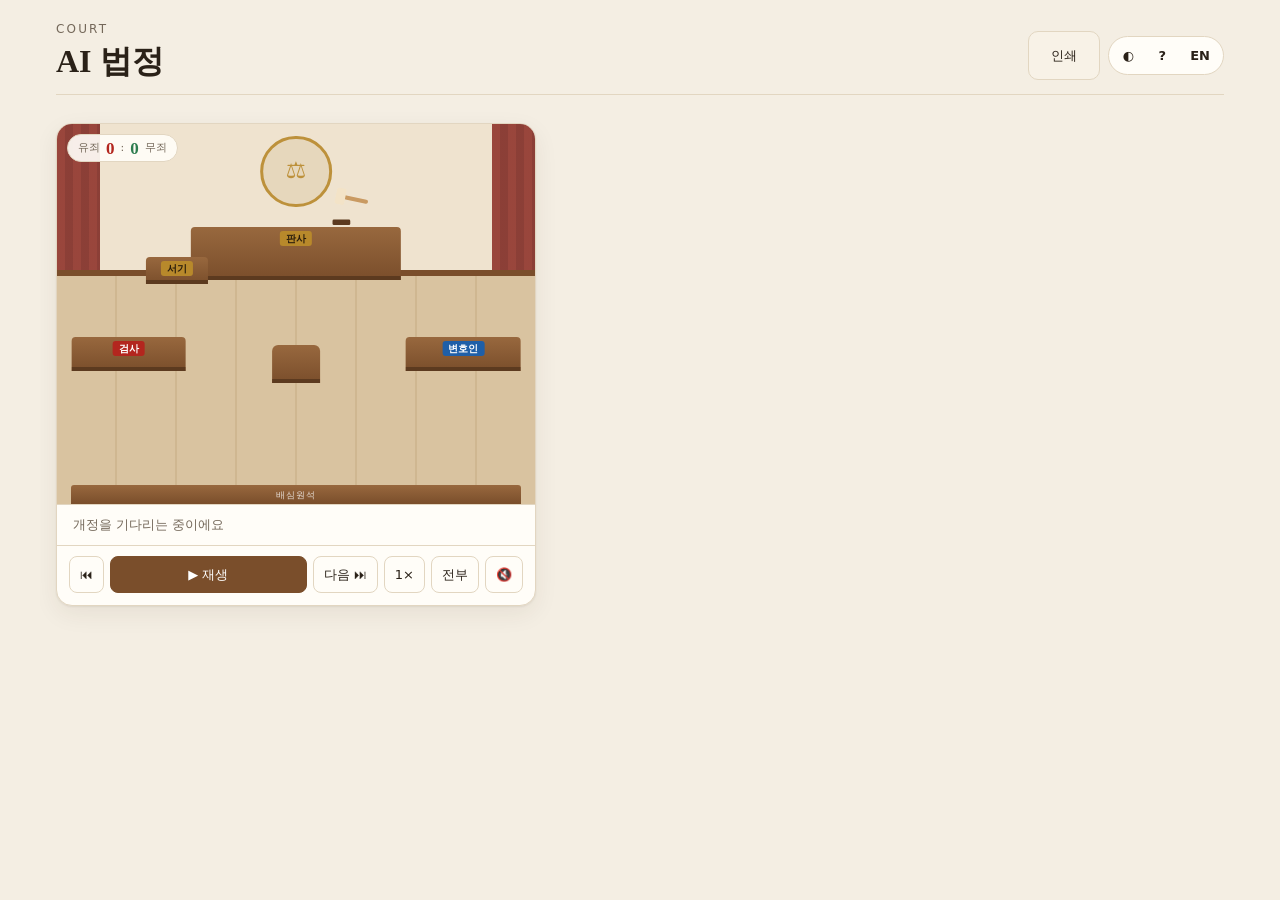
<file: skills/court/web/index.html>
<!doctype html>
<html lang="ko">
<head>
<meta charset="utf-8">
<meta name="viewport" content="width=device-width, initial-scale=1">
<title>AI 법정</title>
<link rel="stylesheet" href="styles/tokens.css">
<link rel="stylesheet" href="styles/base.css">
<link rel="stylesheet" href="styles/layout.css">
<link rel="stylesheet" href="styles/header.css">
<link rel="stylesheet" href="styles/tools.css">
<link rel="stylesheet" href="styles/stage.css">
<link rel="stylesheet" href="styles/characters.css">
<link rel="stylesheet" href="styles/bubble.css">
<link rel="stylesheet" href="styles/controls.css">
<link rel="stylesheet" href="styles/dialog.css">
<link rel="stylesheet" href="styles/ask.css">
<link rel="stylesheet" href="styles/transcript.css">
<link rel="stylesheet" href="styles/motion.css">
<link rel="stylesheet" href="styles/responsive.css">
<link rel="stylesheet" href="styles/print.css">
</head>
<body>
<div class="wrap">
  <header class="top">
    <div class="brand">
      <div class="kicker"><span data-i18n="kicker">COURT</span><span class="viewing" id="viewing" hidden></span></div>
      <div class="title-row">
        <h1 id="case-title" data-i18n="appName">AI 법정</h1>
        <span class="live" id="live" aria-live="polite"></span>
      </div>
    </div>
    <div class="tools" id="tools">
      <div class="tool-group trial" role="group" data-i18n-aria="trialTools" aria-label="재판">
        <button class="tool" id="b-trials" type="button" data-i18n="trialsBtn" hidden>지난 재판</button>
        <button class="tool" id="b-stop" type="button" data-i18n="stopBtn" data-i18n-title="stopTitle" hidden>재판 중지</button>
        <button class="tool" id="b-resume" type="button" data-i18n="resumeBtn" data-i18n-title="resumeTitle" hidden>이어서 진행</button>
        <button class="tool" id="b-retrial" type="button" data-i18n="retrialBtn" data-i18n-title="retrialTitle" hidden>재심</button>
        <button class="tool" id="b-translate" type="button" hidden></button>
        <button class="tool" id="b-image" type="button" data-i18n="imageBtn" data-i18n-title="imageTitle" hidden>평결 이미지</button>
        <button class="tool" id="b-print" type="button" data-i18n="printBtn" data-i18n-title="printTitle">인쇄</button>
      </div>
      <div class="tool-group view" role="group" data-i18n-aria="viewTools" aria-label="화면">
        <button class="tool" id="b-theme" type="button">◐</button>
        <button class="tool" id="b-help" type="button" data-i18n-title="helpTitle" data-i18n-aria="helpLabel">?</button>
        <button class="tool" id="b-lang" type="button" data-i18n="langSwitch" data-i18n-title="langTitle">EN</button>
      </div>
      <button class="newcase" id="b-new" type="button" data-i18n="newCaseBtn" hidden>＋ 새 사건</button>
    </div>
    <ol class="phases" id="phases"></ol>
  </header>

  <div class="layout">
    <section class="stage" id="stage" data-i18n-aria="courtroom" aria-label="법정">
      <div class="scene" id="scene">
        <div class="curtain l"></div><div class="curtain r"></div>
        <div class="emblem" aria-hidden="true">⚖</div>
        <div class="wall-trim"></div>
        <div class="jurybox" id="jurybox"></div>
        <div class="furn bench"><span class="plate" data-i18n="benchPlate">판사</span></div>
        <div class="furn clerk-desk"><span class="plate" data-i18n="clerkPlate">서기</span></div>
        <div class="furn table pros"><span class="plate" data-i18n="prosPlate">검사</span></div>
        <div class="furn table def"><span class="plate" data-i18n="defPlate">변호인</span></div>
        <div class="furn lectern"></div>
        <div class="rail"><span data-i18n="juryRail">배심원석</span></div>
        <svg class="gavel" id="gavel" viewBox="0 0 64 64" aria-hidden="true">
          <rect class="block" x="2" y="48" width="26" height="8" rx="2"/>
          <g class="arm"><rect x="18" y="19" width="36" height="6" rx="3"/><rect x="6" y="10" width="14" height="24" rx="3"/></g>
        </svg>
        <div class="score" aria-live="polite"><span data-i18n="scoreG">유죄</span><b class="g" id="sg">0</b><span>:</span><b class="n" id="sn">0</b><span data-i18n="scoreN">무죄</span></div>
        <div class="bubble" id="bubble"></div><div class="bubble-tail" id="tail"></div>
        <div class="stamp" id="stamp"><b></b><span></span></div>
        <div class="status" id="status"><i></i><span></span></div>
      </div>
      <div class="timeline" id="timeline" role="group" data-i18n-aria="timelineLabel" aria-label="장면 이동" hidden></div>
      <div class="now" id="now" data-i18n="waitingOpen">개정을 기다리는 중이에요</div>
      <div class="controls">
        <button id="b-restart" data-i18n-title="restartTitle">⏮</button>
        <button id="b-play" class="primary">▶ 재생</button>
        <button id="b-next" data-i18n="nextBtn" data-i18n-title="nextTitle">다음 ⏭</button>
        <button id="b-speed" data-i18n-title="speedTitle">1×</button>
        <button id="b-all" data-i18n="allBtn" data-i18n-title="allTitle">전부</button>
        <button id="b-sound" type="button">🔇</button>
      </div>
      <div class="chips" id="ask-chips" hidden></div>
      <form class="ask" id="ask" autocomplete="off">
        <select id="ask-who" data-i18n-aria="askWho"></select>
        <input id="ask-q" maxlength="600" data-i18n-placeholder="askPlaceholder" data-i18n-aria="askLabel">
        <button class="primary" id="ask-go" type="submit" data-i18n="askGo">묻기</button>
      </form>
      <p class="ask-note" id="ask-note"></p>
    </section>

    <main class="log" id="log" aria-live="polite"></main>
  </div>

  <details class="cost" id="cost" hidden>
    <summary id="cost-summary" data-i18n="costSummary">비용과 시간</summary>
    <div class="cost-scroll"><table class="cost-table" id="cost-table"></table></div>
  </details>

  <footer class="foot" id="foot"></footer>
</div>

<dialog id="help" class="sheet" aria-labelledby="help-title">
  <div class="sheet-body">
    <h2 id="help-title" data-i18n="helpHead">단축키</h2>
    <table class="keys">
      <tr><td><kbd>Space</kbd></td><td data-i18n="keySpace">재생 / 멈춤</td></tr>
      <tr><td><kbd>→</kbd></td><td data-i18n="keyNext">다음 장면 (지금 장면은 바로 끝까지)</td></tr>
      <tr><td><kbd>Home</kbd></td><td data-i18n="keyHome">처음부터</td></tr>
      <tr><td><kbd>?</kbd></td><td data-i18n="keyHelp">이 도움말</td></tr>
      <tr><td><kbd>Esc</kbd></td><td data-i18n="keyEsc">열린 창 닫기</td></tr>
      <tr><td data-i18n="keyPhone">휴대폰</td><td data-i18n="keySwipe">화면을 왼쪽으로 밀면 다음 장면</td></tr>
    </table>
    <div class="sheet-actions"><button type="button" class="primary" id="help-close" data-i18n="close">닫기</button></div>
  </div>
</dialog>

<dialog id="trials" class="sheet" aria-labelledby="trials-title">
  <div class="sheet-body">
    <h2 id="trials-title" data-i18n="trialsHead">지난 재판</h2>
    <ol class="trial-list" id="trial-list"></ol>
    <div class="sheet-actions">
      <button type="button" id="trials-compare" disabled>두 개를 고르면 비교 (0/2)</button>
      <button type="button" class="primary" id="trials-close" data-i18n="close">닫기</button>
    </div>
  </div>
</dialog>

<dialog id="compare" class="sheet wide" aria-labelledby="compare-title">
  <div class="sheet-body">
    <h2 id="compare-title" data-i18n="compareHead">재판 비교</h2>
    <div id="compare-body"></div>
    <div class="sheet-actions"><button type="button" class="primary" id="compare-close" data-i18n="close">닫기</button></div>
  </div>
</dialog>

<dialog id="newcase" class="sheet" aria-labelledby="nc-title">
  <form id="nc-form">
    <h2 id="nc-title" data-i18n="ncHead">새 사건 접수</h2>
    <p class="nc-hint" data-i18n="ncHint">검사, 변호인, 배심원은 여기 적힌 내용만 알아요. 숫자로 적을수록 평결이 구체적이에요.</p>
    <ul class="nc-tips"><li data-i18n="ncTip1">쓸 수 있는 돈과 시간</li><li data-i18n="ncTip2">지금까지 해 본 것과 그 결과</li><li data-i18n="ncTip3">누구를 상대로 하는지</li><li data-i18n="ncTip4">가격, 기간, 규모</li></ul>
    <textarea id="nc-case" maxlength="6000" data-i18n-aria="ncCaseLabel" data-i18n-placeholder="ncPlaceholder"></textarea>
    <div class="nc-row">
      <label><span data-i18n="ncJury">배심원</span>
        <select id="nc-jury">
          <option value="3">3명 · claude 호출 8번</option>
          <option value="6" selected>6명 · claude 호출 11번</option>
          <option value="12">12명 · claude 호출 17번</option>
        </select>
      </label>
      <label><span data-i18n="ncJuryModel">배심원 모델</span>
        <select id="nc-jury-model">
          <option value="" data-i18n="ncSameModel">다른 역할과 같은 모델</option>
          <option value="haiku" data-i18n="ncHaiku">haiku · 빠르고 적게 씀</option>
          <option value="sonnet">sonnet</option>
          <option value="mixed" data-i18n="ncMixed">섞어서 · haiku, sonnet, opus 번갈아</option>
        </select>
      </label>
      <label><span data-i18n="ncSeed">시드 (배심원 고정)</span>
        <input id="nc-seed" inputmode="numeric" data-i18n-placeholder="ncSeedPlaceholder">
      </label>
    </div>
    <label class="nc-check"><input type="checkbox" id="nc-research"> <span data-i18n="ncResearch">검사와 변호인이 웹 검색으로 사실을 찾아 출처와 함께 제시 (호출당 시간과 사용량이 늘어요)</span></label>
    <p class="nc-estimate" id="nc-estimate" aria-live="polite"></p>
    <p class="nc-err" id="nc-err"></p>
    <div class="nc-actions">
      <button type="button" id="nc-cancel" data-i18n="close">닫기</button>
      <button class="primary" id="nc-go" type="submit" data-i18n="ncGo">재판 열기</button>
    </div>
  </form>
</dialog>

<script id="court-data" type="application/json">__COURT_DATA__</script>
<script type="module" src="js/main.js"></script>
</body>
</html>
</file>
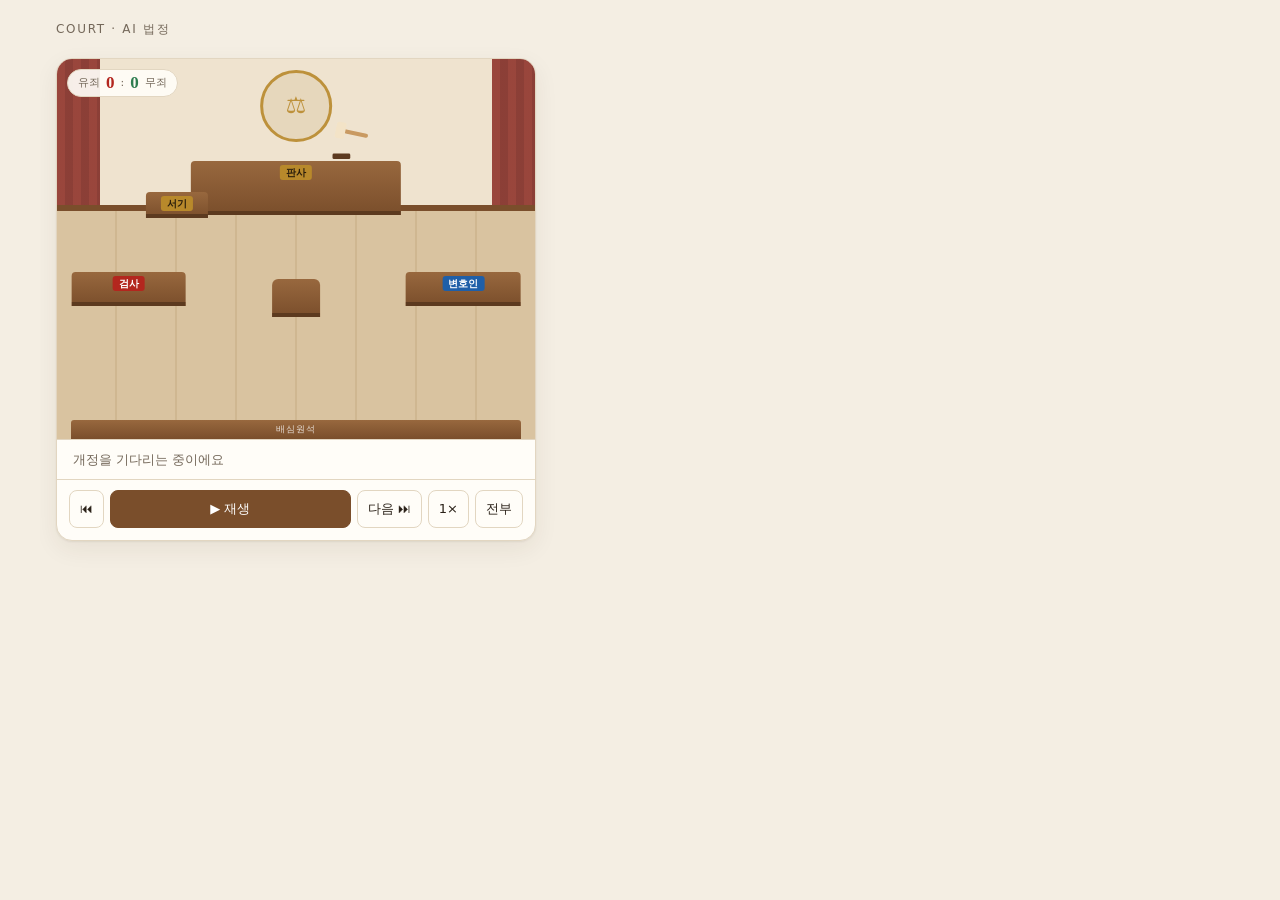
<file: skills/court/trial.html>
<!doctype html>
<html lang="ko">
<head>
<meta charset="utf-8">
<meta name="viewport" content="width=device-width, initial-scale=1">
<title>AI 법정</title>
<style>
:root{
  --bg:#f4eee3; --panel:#fffdf8; --panel-2:#f8f2e7; --ink:#2a2118; --muted:#74685a; --line:#e2d6c1;
  --wall:#efe3cf; --wall-2:#e6d6bb; --floor:#d9c3a0; --floor-2:#cfb791; --jury:#c9ae85;
  --wood:#7a4e2b; --wood-hi:#98683e; --wood-dk:#5c3a1f; --gold:#b8892b;
  --pros:#b3261e; --pros-bg:#fbe9e6; --def:#1f5fa8; --def-bg:#e6eefa; --ng:#2e7d4f;
  --shadow:0 1px 2px rgba(60,40,20,.07),0 8px 24px rgba(60,40,20,.07);
  --sans:"Pretendard","Apple SD Gothic Neo","Malgun Gothic","Noto Sans KR",system-ui,sans-serif;
  --serif:"Noto Serif KR","Nanum Myeongjo","Batang","AppleMyungjo",serif;
  color-scheme:light;
}
@media (prefers-color-scheme: dark){
  :root:not([data-theme="light"]){
    --bg:#16120e; --panel:#211b15; --panel-2:#1b1611; --ink:#efe6d8; --muted:#a89a86; --line:#3a3027;
    --wall:#2a2119; --wall-2:#241c15; --floor:#3a2c20; --floor-2:#33271c; --jury:#2e231a;
    --wood:#6e4626; --wood-hi:#8a5c35; --wood-dk:#4a2f19; --gold:#d6a84a;
    --pros:#ec8379; --pros-bg:#3a1f1c; --def:#8db6ee; --def-bg:#1a2a3d; --ng:#7fcf9c;
    --shadow:0 1px 2px rgba(0,0,0,.3),0 8px 24px rgba(0,0,0,.25);
    color-scheme:dark;
  }
}
:root[data-theme="dark"]{
  --bg:#16120e; --panel:#211b15; --panel-2:#1b1611; --ink:#efe6d8; --muted:#a89a86; --line:#3a3027;
  --wall:#2a2119; --wall-2:#241c15; --floor:#3a2c20; --floor-2:#33271c; --jury:#2e231a;
  --wood:#6e4626; --wood-hi:#8a5c35; --wood-dk:#4a2f19; --gold:#d6a84a;
  --pros:#ec8379; --pros-bg:#3a1f1c; --def:#8db6ee; --def-bg:#1a2a3d; --ng:#7fcf9c;
  --shadow:0 1px 2px rgba(0,0,0,.3),0 8px 24px rgba(0,0,0,.25);
  color-scheme:dark;
}
*{box-sizing:border-box}
html,body{margin:0}
body{background:var(--bg);color:var(--ink);font-family:var(--sans);line-height:1.65;-webkit-font-smoothing:antialiased}
.wrap{max-width:1200px;margin:0 auto;padding:20px 16px 48px;overflow-x:clip}

/* header */
.top{display:flex;flex-wrap:wrap;gap:12px 24px;align-items:flex-end;justify-content:space-between;margin-bottom:16px}
.kicker{font-size:12px;letter-spacing:.14em;color:var(--muted)}
.top h1{font-family:var(--serif);font-size:clamp(19px,2.6vw,27px);margin:2px 0 0;line-height:1.35;max-width:46ch}
.phases{display:flex;gap:6px;flex-wrap:wrap;padding:0;margin:0;list-style:none}
.phases li{font-size:12px;padding:4px 10px;border-radius:999px;border:1px solid var(--line);color:var(--muted);background:var(--panel);transition:background .3s,color .3s}
.phases li.done{color:var(--ink)}
.phases li.on{background:var(--wood);border-color:var(--wood);color:#fff}

.layout{display:grid;grid-template-columns:480px minmax(0,1fr);gap:22px;align-items:start}

/* ---------- stage ---------- */
.stage{position:sticky;top:16px;background:var(--panel);border:1px solid var(--line);border-radius:16px;box-shadow:var(--shadow);overflow:hidden}
.scene{--h:380px;--s:46px;--walk:1100ms;position:relative;height:var(--h);overflow:hidden;
  background:linear-gradient(var(--wall) 0 40%,var(--floor) 40% 100%)}
.scene.shake{animation:shake .4s ease-in-out 2}
.scene::before{content:"";position:absolute;left:0;right:0;top:40%;bottom:0;
  background:repeating-linear-gradient(90deg,transparent 0 58px,var(--floor-2) 58px 60px)}
.wall-trim{position:absolute;left:0;right:0;top:calc(40% - 6px);height:6px;background:var(--wood)}
.emblem{position:absolute;left:50%;top:3%;width:15%;aspect-ratio:1;transform:translateX(-50%);border-radius:50%;
  border:3px solid var(--gold);display:grid;place-items:center;font-size:calc(var(--s)*.5);color:var(--gold);background:var(--wall-2);opacity:.9}
.curtain{position:absolute;top:0;height:40%;width:9%;background:repeating-linear-gradient(90deg,#8a2a22 0 8px,#7a221c 8px 16px);opacity:.85}
.curtain.l{left:0} .curtain.r{right:0}
.furn{position:absolute;transform:translateX(-50%);border-radius:4px 4px 0 0;
  background:linear-gradient(var(--wood-hi),var(--wood));box-shadow:inset 0 -4px 0 var(--wood-dk);display:flex;justify-content:center;align-items:flex-start}
.plate{margin-top:4px;font-size:10px;line-height:1.5;padding:0 6px;border-radius:3px;background:var(--gold);color:#2a1d0c;font-weight:700;white-space:nowrap}
.bench{left:50%;top:27%;width:44%;height:14%;z-index:11}
.clerk-desk{left:25%;top:35%;width:13%;height:7%;z-index:15}
.table{top:56%;width:24%;height:9%;z-index:31}
.table.pros{left:15%} .table.def{left:85%}
.table.pros .plate{background:var(--pros);color:#fff} .table.def .plate{background:var(--def);color:#fff}
.lectern{left:50%;top:58%;width:10%;height:10%;z-index:33;border-radius:6px 6px 0 0}
.jurybox{position:absolute;left:3%;right:3%;bottom:0;border-radius:10px 10px 0 0;background:var(--jury);opacity:.75}
.rail{position:absolute;left:3%;right:3%;bottom:0;height:5%;background:linear-gradient(var(--wood-hi),var(--wood));z-index:45;border-radius:3px 3px 0 0}
.rail span{position:absolute;left:50%;top:50%;transform:translate(-50%,-50%);font-size:9px;color:#fff;opacity:.8;letter-spacing:.1em;white-space:nowrap}

/* characters */
.chr{position:absolute;left:calc(var(--x)*1%);top:calc(var(--y)*1%);width:var(--s);height:var(--s);
  transform:translate(-50%,-100%);transition:left var(--walk) linear,top var(--walk) linear}
.chr.judge{--s:calc(var(--h)*.135)}
.spr{width:100%;height:100%;display:block;overflow:visible}
.spr .eyes{transform-box:view-box;transform-origin:8px 6px;animation:blinkeye 4.2s infinite}
.chr.walking .spr{animation:bob .3s ease-in-out infinite}
.chr.walking .la{animation:legs .3s steps(1) infinite}
.chr.walking .lb{animation:legs .3s steps(1) infinite .15s}
.chr.talking .torso{animation:talk .42s ease-in-out infinite}
.chr.hop .spr{animation:hop .65s ease-out}
.chr.cheer .spr{animation:hop .65s ease-out 4}
.chr.slump .spr{transform:translateY(10%) scaleY(.82);transition:transform .5s}
.chr.active::after{content:"";position:absolute;left:10%;right:10%;bottom:-6%;height:12%;border-radius:50%;background:radial-gradient(rgba(255,214,120,.65),transparent 70%);z-index:-1}
.sign{position:absolute;left:50%;bottom:100%;transform:translate(-50%,0) scale(0);transform-origin:50% 100%;
  display:flex;flex-direction:column;align-items:center;transition:transform .35s cubic-bezier(.2,.9,.3,1.4)}
.sign b{display:block;white-space:nowrap;font-size:calc(var(--s)*.3);line-height:1;padding:3px 5px;border-radius:3px;background:#fff;border:2px solid var(--muted);color:var(--muted)}
.sign i{display:block;width:2px;height:calc(var(--s)*.18);background:var(--wood-dk)}
.sign.g b{border-color:#b3261e;color:#b3261e} .sign.n b{border-color:#2e7d4f;color:#2e7d4f}
.sign.on{transform:translate(-50%,-2px) scale(1)}
.think{position:absolute;left:62%;bottom:88%;font-size:calc(var(--s)*.28);line-height:1;padding:2px 5px;border-radius:8px;background:#fff;color:#555;
  opacity:0;transition:opacity .3s;pointer-events:none}
.chr.thinking .think{opacity:1;animation:thinkfloat 1.6s ease-in-out infinite}
.gavel{position:absolute;left:62%;top:27%;width:calc(var(--s)*.95);height:calc(var(--s)*.95);transform:translate(-50%,-92%);z-index:12}
.gavel .arm{transform-box:view-box;transform-origin:52px 22px;transform:rotate(12deg)}
.gavel .arm rect{fill:#f3e3c7} .gavel .arm rect:first-child{fill:#c99a62}
.gavel .block{fill:var(--wood-dk)}
.gavel.strike .arm{animation:strike 1.1s ease-in both}

.bubble{position:absolute;z-index:55;max-width:min(72%,300px);padding:7px 10px;border-radius:10px;background:#fffdf7;color:#2a2118;
  font-size:12.5px;line-height:1.5;box-shadow:0 4px 14px rgba(0,0,0,.18);border:1.5px solid #2a2118;
  opacity:0;transform:scale(.9);transition:opacity .2s,transform .2s;pointer-events:none}
.bubble.on{opacity:1;transform:none}
.bubble-tail{position:absolute;z-index:56;width:12px;height:12px;background:#fffdf7;border:1.5px solid #2a2118;border-top:0;border-left:0;
  transform:rotate(45deg);opacity:0;transition:opacity .2s;pointer-events:none}
.bubble-tail.on{opacity:1}
.bubble-tail.up{transform:rotate(225deg)}
.bubble.pros,.bubble-tail.pros{border-color:#b3261e}
.bubble.def,.bubble-tail.def{border-color:#1f5fa8}

.score{position:absolute;left:10px;top:10px;z-index:50;display:flex;align-items:center;gap:6px;padding:4px 10px;border-radius:999px;
  background:rgba(255,253,248,.92);border:1px solid var(--line);font-size:11px;color:#74685a}
.score b{font-family:var(--serif);font-size:17px;line-height:1;font-variant-numeric:tabular-nums}
.score .g{color:#b3261e} .score .n{color:#2e7d4f}
.score b.bump{animation:bump .5s ease-out}
.stamp{position:absolute;left:50%;top:50%;z-index:60;transform:translate(-50%,-50%) rotate(-8deg) scale(1.6);opacity:0;pointer-events:none;
  text-align:center;white-space:nowrap;padding:8px 22px;border:5px solid currentColor;border-radius:10px;color:#b3261e;background:rgba(255,253,248,.9);
  transition:transform .45s cubic-bezier(.2,.9,.3,1.3),opacity .3s,left .6s,top .6s}
.stamp.n{color:#2e7d4f} .stamp.h{color:#74685a}
.stamp b{display:block;font-family:var(--serif);font-size:calc(var(--h)*.13);line-height:1.1;letter-spacing:.1em}
.stamp span{font-size:13px;font-weight:700}
.stamp.on{opacity:1;transform:translate(-50%,-50%) rotate(-8deg) scale(1)}
.stamp.parked{left:84%;top:14%;transform:translate(-50%,-50%) rotate(-8deg) scale(.42)}

.now{display:flex;align-items:center;gap:8px;min-height:40px;padding:9px 16px;border-top:1px solid var(--line);font-size:13px;color:var(--muted)}
.now b{color:var(--ink);font-weight:600}
.controls{display:flex;gap:6px;padding:10px 12px 12px;border-top:1px solid var(--line)}
button{font:inherit;font-size:13px;border:1px solid var(--line);background:var(--panel);color:var(--ink);border-radius:8px;padding:7px 10px;cursor:pointer;white-space:nowrap}
button:hover:not(:disabled){border-color:var(--wood-hi)}
button.primary{background:var(--wood);border-color:var(--wood);color:#fff;flex:1}
button:disabled{opacity:.45;cursor:default}
button:focus-visible{outline:2px solid var(--gold);outline-offset:2px}

/* new case */
.newcase{font-size:13px;padding:6px 14px;border-radius:999px;background:var(--wood);border-color:var(--wood);color:#fff}
dialog#newcase{border:1px solid var(--line);border-radius:16px;background:var(--panel);color:var(--ink);padding:0;
  width:min(560px,calc(100vw - 32px));max-height:calc(100vh - 32px);box-shadow:0 20px 60px rgba(0,0,0,.35)}
dialog#newcase::backdrop{background:rgba(20,14,8,.55)}
#nc-form{padding:20px 20px 16px;display:flex;flex-direction:column;gap:10px}
#nc-form h2{font-family:var(--serif);margin:0;font-size:20px}
.nc-hint{margin:0;font-size:13px;color:var(--muted)}
.nc-tips{margin:0;padding-left:1.2em;font-size:13px;color:var(--muted);columns:2;column-gap:24px}
#nc-case{font:inherit;font-size:14px;line-height:1.6;border:1px solid var(--line);border-radius:10px;padding:10px 12px;
  background:var(--panel-2);color:var(--ink);resize:vertical;min-height:150px}
.nc-row{display:flex;gap:10px;flex-wrap:wrap}
.nc-row label{display:flex;flex-direction:column;gap:4px;font-size:12px;color:var(--muted);flex:1 1 160px}
.nc-row select,.nc-row input{font:inherit;font-size:13px;border:1px solid var(--line);border-radius:8px;padding:7px 8px;background:var(--panel-2);color:var(--ink)}
#nc-case:focus,.nc-row select:focus,.nc-row input:focus{outline:2px solid var(--gold);outline-offset:1px}
.nc-err{margin:0;font-size:12px;color:var(--pros)}
.nc-err:empty{display:none}
.nc-actions{display:flex;gap:8px;justify-content:flex-end}
.nc-actions .primary{flex:0 0 auto}
@media (max-width:520px){ .nc-tips{columns:1} }

/* live + questions */
.status{position:absolute;left:10px;top:44px;z-index:50;display:none;align-items:center;gap:6px;max-width:62%;padding:3px 10px;border-radius:999px;
  background:rgba(255,253,248,.92);border:1px solid var(--line);font-size:11px;color:#5a4f42}
.status.on{display:flex}
.status i{width:7px;height:7px;border-radius:50%;background:#d33;flex:none;animation:blink 1.2s infinite}
.status.off i{background:#999;animation:none}
.chr.waiting .think{opacity:1;animation:thinkfloat 1.6s ease-in-out infinite}
.ask{display:none;gap:6px;padding:0 12px 10px;flex-wrap:wrap}
.ask.on{display:flex}
.ask select,.ask input{font:inherit;font-size:13px;border:1px solid var(--line);background:var(--panel-2);color:var(--ink);border-radius:8px;padding:7px 8px;min-width:0}
.ask select{flex:0 1 auto;max-width:44%}
.ask input{flex:1 1 140px}
.ask input:focus,.ask select:focus{outline:2px solid var(--gold);outline-offset:1px}
.ask button{flex:0 0 auto}
.ask-note{font-size:11px;color:var(--muted);padding:0 14px 10px;margin:0}
.ask-note:empty{display:none}
.kicker .live{margin-left:8px;color:#d33;font-weight:700;letter-spacing:.08em}
.kicker .live.done{color:var(--muted)}
.msg.user{align-self:flex-end;max-width:min(520px,84%);background:var(--def-bg);border-color:transparent;border-top-right-radius:4px}
.msg.user header{flex-direction:row-reverse}
.msg.answer{border-top:3px solid var(--gold)}
.msg.answer.err .body{color:var(--muted)}
.past{align-self:stretch;border:1px solid var(--line);border-radius:12px;background:var(--panel);padding:8px 14px}
.past summary{cursor:pointer;font-size:13px;color:var(--muted)}
.past[open] summary{margin-bottom:10px}
.past .qa{display:flex;flex-direction:column;gap:10px;margin-bottom:10px}

/* ---------- transcript ---------- */
.log{display:flex;flex-direction:column;gap:14px;min-width:0}
.intro{align-self:stretch;text-align:center;padding:30px 20px;border:1px dashed var(--line);border-radius:16px;background:var(--panel)}
.intro .cast{display:flex;justify-content:center;align-items:flex-end;gap:14px;margin-bottom:6px}
.intro .cast svg{width:44px;height:44px}
.intro .cast svg.big{width:56px;height:56px}
.intro h2{font-family:var(--serif);font-size:15px;color:var(--muted);font-weight:600;margin:10px 0 4px;letter-spacing:.1em}
.intro .case{font-family:var(--serif);font-size:clamp(17px,2.2vw,21px);margin:0 auto 6px;max-width:40ch}
.intro .meta{font-size:12px;color:var(--muted);margin:0 0 18px}
.intro button{font-size:15px;padding:10px 22px}
.intro .hint{font-size:12px;color:var(--muted);margin:14px 0 0}
.intro.started button,.intro.started .hint{display:none}
.msg{max-width:min(640px,88%);background:var(--panel);border:1px solid var(--line);border-radius:14px;padding:12px 16px 14px;box-shadow:var(--shadow);animation:pop .35s ease-out both;scroll-margin:24px}
.msg.left{align-self:flex-start;border-left:4px solid var(--pros);border-top-left-radius:4px}
.msg.right{align-self:flex-end;border-right:4px solid var(--def);border-top-right-radius:4px}
.msg.center{align-self:center;max-width:min(660px,96%);background:var(--panel-2)}
.msg header{display:flex;align-items:center;gap:8px;margin-bottom:6px;font-size:13px;flex-wrap:wrap}
.msg.right header{flex-direction:row-reverse}
.msg header .av{width:26px;height:26px;flex:none;display:block}
.msg header .av svg{width:100%;height:100%;display:block}
.tag{font-size:11px;color:var(--muted);border:1px solid var(--line);border-radius:999px;padding:0 8px}
.body{font-size:15px}
.body p{margin:0 0 .6em} .body>:last-child{margin-bottom:0}
.body ol,.body ul{margin:.2em 0 .6em;padding-left:1.35em} .body li{margin:.3em 0}
.body h4{font-family:var(--serif);font-size:16px;margin:1em 0 .3em}
.body h4:first-child{margin-top:0}
.body h4 .en{font-family:var(--sans);font-size:11px;color:var(--muted);font-weight:400;margin-left:6px}
.body blockquote{margin:.4em 0 .7em;padding:6px 12px;border-left:3px solid var(--gold);background:var(--panel);border-radius:4px}
.body code{font-family:Consolas,ui-monospace,monospace;font-size:.9em;background:var(--panel-2);padding:0 4px;border-radius:4px}
.muted{color:var(--muted)}
.pending{display:none}
.shown{animation:fadein .45s ease-out both}
.msg.typing .body::after{content:"";display:block;width:30px;height:8px;margin-top:8px;opacity:.55;
  background:radial-gradient(circle,var(--muted) 2.5px,transparent 3px) 0 0/10px 8px repeat-x;animation:blink 1s infinite}
.msg.juror{align-self:center;max-width:min(560px,94%);border-top:3px solid var(--muted)}
.msg.juror.g{border-top-color:var(--pros)} .msg.juror.n{border-top-color:var(--ng)}
.vote{font-weight:700;font-size:12px;padding:1px 10px;border-radius:999px;color:#fff;background:var(--muted);margin-left:auto}
.vote.g{background:var(--pros)} .vote.n{background:var(--ng)}
.lens{font-size:12px;color:var(--muted);margin:-2px 0 8px}
.line{display:grid;grid-template-columns:76px 1fr;gap:8px;font-size:14px;margin:5px 0}
.line .k{color:var(--muted);font-size:12px;padding-top:2px}
.verdict{align-self:stretch;text-align:center;border-radius:16px;padding:22px 16px 20px;color:#fff;background:var(--muted);box-shadow:var(--shadow);animation:stampin .6s cubic-bezier(.2,.9,.3,1.3) both}
.verdict.g{background:#9c2a22} .verdict.n{background:#2e6e48}
.verdict .lead{font-size:13px;opacity:.85;letter-spacing:.1em}
.verdict .v{font-family:var(--serif);font-size:clamp(42px,7vw,66px);font-weight:800;letter-spacing:.1em;line-height:1.15;margin:4px 0}
.verdict .count{font-size:15px;opacity:.92}
.foot{margin-top:28px;font-size:12px;color:var(--muted);word-break:break-all}
.foot a{color:inherit}

@keyframes pop{from{opacity:0;transform:translateY(8px) scale(.98)}to{opacity:1;transform:none}}
@keyframes fadein{from{opacity:0;transform:translateY(4px)}to{opacity:1;transform:none}}
@keyframes blink{50%{opacity:.15}}
@keyframes blinkeye{0%,94%,100%{transform:scaleY(1)}96%{transform:scaleY(.1)}}
@keyframes bob{50%{transform:translateY(-7%)}}
@keyframes legs{0%{transform:translateY(0)}50%{transform:translateY(-1px)}}
@keyframes talk{50%{transform:translateY(.6px) scaleX(1.02)}}
@keyframes hop{30%{transform:translateY(-38%)}60%{transform:translateY(0)}78%{transform:translateY(-10%)}100%{transform:translateY(0)}}
@keyframes thinkfloat{50%{transform:translateY(-3px)}}
@keyframes bump{40%{transform:scale(1.4)}}
@keyframes stampin{from{opacity:0;transform:scale(1.5)}to{opacity:1;transform:none}}
@keyframes shake{25%{transform:translate(-3px,1px)}75%{transform:translate(3px,-1px)}}
@keyframes strike{0%{transform:rotate(12deg)}25%{transform:rotate(34deg)}40%{transform:rotate(-30deg)}55%{transform:rotate(16deg)}75%{transform:rotate(-30deg)}100%{transform:rotate(-22deg)}}

@media (max-width:860px){
  .layout{grid-template-columns:1fr;gap:16px}
  .stage{top:0;margin:0 -16px;border-radius:0 0 14px 14px;border-top:0;z-index:5}
  .scene{--h:250px;--s:31px}
  .plate{font-size:9px;margin-top:2px;padding:0 4px}
  .bubble{font-size:11.5px;padding:5px 8px}
  .score{left:6px;top:6px;padding:2px 8px}
  .score b{font-size:14px}
  .now{display:none}
  .controls{padding:8px 10px}
  .ask{padding:0 10px 8px}
  .ask-note{padding:0 12px 8px}
  .status{left:6px;top:32px;padding:2px 8px}
  .msg{max-width:94%;scroll-margin-top:calc(var(--stage-h,320px) + 12px)}
  .curtain{width:7%}
}
@media (prefers-reduced-motion: reduce){
  *,*::before,*::after{animation:none!important;transition:none!important}
}
</style>
</head>
<body>
<div class="wrap">
  <header class="top">
    <div>
      <div class="kicker">COURT · AI 법정<span class="live" id="live"></span></div>
      <h1 id="case-title"></h1>
    </div>
    <ol class="phases" id="phases"></ol>
    <button class="newcase" id="b-new" hidden>＋ 새 사건</button>
  </header>

  <div class="layout">
    <section class="stage" id="stage" aria-label="법정">
      <div class="scene" id="scene">
        <div class="curtain l"></div><div class="curtain r"></div>
        <div class="emblem" aria-hidden="true">⚖</div>
        <div class="wall-trim"></div>
        <div class="jurybox" id="jurybox"></div>
        <div class="furn bench"><span class="plate">판사</span></div>
        <div class="furn clerk-desk"><span class="plate">서기</span></div>
        <div class="furn table pros"><span class="plate">검사</span></div>
        <div class="furn table def"><span class="plate">변호인</span></div>
        <div class="furn lectern"></div>
        <div class="rail"><span>배심원석</span></div>
        <svg class="gavel" id="gavel" viewBox="0 0 64 64" aria-hidden="true">
          <rect class="block" x="2" y="48" width="26" height="8" rx="2"/>
          <g class="arm"><rect x="18" y="19" width="36" height="6" rx="3"/><rect x="6" y="10" width="14" height="24" rx="3"/></g>
        </svg>
        <div class="score" aria-live="polite"><span>유죄</span><b class="g" id="sg">0</b><span>:</span><b class="n" id="sn">0</b><span>무죄</span></div>
        <div class="bubble" id="bubble"></div><div class="bubble-tail" id="tail"></div>
        <div class="stamp" id="stamp"><b></b><span></span></div>
        <div class="status" id="status"><i></i><span></span></div>
      </div>
      <div class="now" id="now">개정을 기다리는 중이에요</div>
      <div class="controls">
        <button id="b-restart" title="처음부터 (Home)">⏮</button>
        <button id="b-play" class="primary">▶ 재생</button>
        <button id="b-next" title="다음 (→)">다음 ⏭</button>
        <button id="b-speed" title="속도">1×</button>
        <button id="b-all" title="전체 기록 한 번에 보기">전부</button>
      </div>
      <form class="ask" id="ask" autocomplete="off">
        <select id="ask-who" aria-label="질문할 사람"></select>
        <input id="ask-q" maxlength="600" placeholder="법정에 질문하기…" aria-label="질문">
        <button class="primary" id="ask-go" type="submit">묻기</button>
      </form>
      <p class="ask-note" id="ask-note"></p>
    </section>

    <main class="log" id="log" aria-live="polite"></main>
  </div>

  <footer class="foot" id="foot"></footer>
</div>

<dialog id="newcase" aria-labelledby="nc-title">
  <form id="nc-form">
    <h2 id="nc-title">새 사건 접수</h2>
    <p class="nc-hint">검사, 변호인, 배심원은 여기 적힌 내용만 알아요. 숫자로 적을수록 평결이 구체적이에요.</p>
    <ul class="nc-tips"><li>쓸 수 있는 돈과 시간</li><li>지금까지 해 본 것과 그 결과</li><li>누구를 상대로 하는지</li><li>가격, 기간, 규모</li></ul>
    <textarea id="nc-case" maxlength="6000" aria-label="사건 내용"
      placeholder="예) 회사를 그만두고 온라인으로 수제 캔들을 파는 일을 전업으로 하려고 해. 저축은 800만 원, 3개월 동안 40개를 팔았고 한 개에 3만 원이야. 매달 생활비는 200만 원이야."></textarea>
    <div class="nc-row">
      <label>배심원
        <select id="nc-jury">
          <option value="3">3명 · claude 호출 8번</option>
          <option value="6" selected>6명 · claude 호출 11번</option>
          <option value="12">12명 · claude 호출 17번</option>
        </select>
      </label>
      <label>시드 (배심원 고정)
        <input id="nc-seed" inputmode="numeric" placeholder="비워 두면 무작위">
      </label>
    </div>
    <p class="nc-err" id="nc-err"></p>
    <div class="nc-actions">
      <button type="button" id="nc-cancel">닫기</button>
      <button class="primary" id="nc-go" type="submit">재판 열기</button>
    </div>
  </form>
</dialog>

<script id="court-data" type="application/json">__COURT_DATA__</script>
<script>
(function(){
"use strict";
var D = JSON.parse(document.getElementById("court-data").textContent);
var $ = function(s){ return document.querySelector(s); };

var JUROR = {
  "The Accountant":["회계사","돈이 어디서 나와서 어디로 가는지 따져요. 출처 없는 숫자는 믿지 않아요."],
  "The First-Time Customer":["처음 온 고객","오늘 처음 들었는데, 이번 주에 이 가격에 정말 쓸지 봐요."],
  "The Competitor":["경쟁자","내일 이걸 본다면 따라 할지, 이길지, 무시할지 봐요."],
  "The Retired Judge":["은퇴한 판사","증거가 기록에 실제로 있는지, 바람을 사실처럼 쓴 건지 봐요."],
  "The Teenager":["십대","솔직하고 쉽게 질려요. 누가 관심이나 가질지 봐요."],
  "The Engineer":["엔지니어","실제로 만들 수 있는지, 커지면 무엇이 먼저 깨지는지 봐요."],
  "The Small-Business Owner":["동네 가게 사장님","월요일 아침에 누가 일하고, 돈이 들어오기 전 현금은 어디서 나오는지 봐요."],
  "The Statistician":["통계학자","이런 계획이 실제로 성공하는 비율과 표본 크기를 봐요."],
  "The Parent":["부모","가족의 시간과 돈과 안전을 지켜 줄 만큼 믿을 수 있는지 봐요."],
  "The Investor":["투자자","얻을 것과 잃을 것을 견주어, 내 돈을 이대로 넣을지 봐요."],
  "The Designer":["디자이너","처음 보는 사람이 5초 안에 이게 뭔지 알아듣는지 봐요."],
  "The Lawyer":["변호사","기록에 없는 법적·규제상의 함정이 있는지 봐요."]
};
var HATS = ["#3b82f6","#10b981","#f59e0b","#8b5cf6","#ec4899","#14b8a6","#64748b","#6366f1","#84cc16","#0ea5e9","#a855f7","#e11d48"];
var VOTE_KO = {"GUILTY":"유죄","NOT GUILTY":"무죄","NO VOTE":"기권"};
var VOTE_CLS = {"GUILTY":"g","NOT GUILTY":"n","NO VOTE":""};
var SECTION_KO = {"charges that stuck":"인정된 혐의","what the defense got right":"변호인이 맞힌 점",
  "conditions for acquittal":"무죄 조건","the sentence":"선고"};
var PHASES = ["개정","모두진술","반박","평의","평결","선고"];
var ORANGE = "#D97757", INK = "#1a1410";

function esc(s){ return String(s == null ? "" : s).replace(/[&<>"']/g, function(c){
  return {"&":"&amp;","<":"&lt;",">":"&gt;",'"':"&quot;","'":"&#39;"}[c]; }); }
function inline(s){ return esc(s).replace(/\*\*(.+?)\*\*/g,"<strong>$1</strong>").replace(/`([^`]+)`/g,"<code>$1</code>"); }
function md(text){
  var lines = String(text || "").replace(/\r/g,"").split("\n"), html = "", list = null, para = [];
  function flushP(){ if (para.length){ html += "<p>" + para.map(inline).join("<br>") + "</p>"; para = []; } }
  function closeL(){ if (list){ html += "</" + list + ">"; list = null; } }
  lines.forEach(function(raw){
    var l = raw.trim(), m;
    if (!l){ flushP(); closeL(); return; }
    if ((m = l.match(/^#{1,6}\s+(.*)$/))){
      flushP(); closeL();
      var h = m[1].replace(/\*\*/g,"").trim(), ko = SECTION_KO[h.toLowerCase()];
      html += "<h4>" + esc(ko || h) + (ko ? ' <span class="en">' + esc(h) + "</span>" : "") + "</h4>";
      return;
    }
    if ((m = l.match(/^(\d+)[.)]\s+(.*)$/))){
      flushP();
      if (list !== "ol"){ closeL(); html += '<ol start="' + m[1] + '">'; list = "ol"; }
      html += "<li>" + inline(m[2]) + "</li>"; return;
    }
    if ((m = l.match(/^[-*•]\s+(.*)$/))){
      flushP();
      if (list !== "ul"){ closeL(); html += "<ul>"; list = "ul"; }
      html += "<li>" + inline(m[1]) + "</li>"; return;
    }
    closeL(); para.push(l);
  });
  flushP(); closeL();
  return html;
}

/* ---------- pixel characters ---------- */
function px(x, y, w, h, c){ return '<rect x="' + x + '" y="' + y + '" width="' + w + '" height="' + h + '" fill="' + c + '"/>'; }
function sprite(kind, hat, cls){
  var s = '<svg class="spr' + (cls ? " " + cls : "") + '" viewBox="0 0 16 16" shape-rendering="crispEdges" aria-hidden="true">';
  s += '<g class="la">' + px(3,11,1,3,ORANGE) + px(10,11,1,3,ORANGE) + "</g>";
  s += '<g class="lb">' + px(5,11,1,3,ORANGE) + px(12,11,1,3,ORANGE) + "</g>";
  s += '<g class="torso">' + px(2,3,12,8,ORANGE) + px(0,6,2,2,ORANGE) + px(14,6,2,2,ORANGE);
  s += '<g class="eyes">' + px(5,5,1,2,INK) + px(10,5,1,2,INK) + "</g>";
  if (kind === "judge"){
    var w = "#f4f1ea", wd = "#d9d3c4";
    s += px(3,0,10,1,w) + px(2,1,12,2,w) + px(1,3,2,1,w) + px(13,3,2,1,w) + px(1,4,1,2,wd) + px(14,4,1,2,wd);
    s += px(2,9,12,2,"#2a2118");
  } else if (kind === "prosecution" || kind === "defense"){
    var t = kind === "prosecution" ? "#b3261e" : "#1f5fa8", td = kind === "prosecution" ? "#7d1a14" : "#153f72";
    s += px(7,7,2,1,td) + px(7,8,2,3,t);
  } else if (kind === "clerk"){
    s += px(3,1,10,2,"#2e7d4f") + px(1,2,3,1,"#2e7d4f");
    s += '<rect x="4" y="4.5" width="3" height="3" fill="none" stroke="' + INK + '" stroke-width=".5"/><rect x="9" y="4.5" width="3" height="3" fill="none" stroke="' + INK + '" stroke-width=".5"/>';
  } else if (kind === "juror"){
    s += px(4,1,8,2,hat) + px(2,2,12,1,hat);
  }
  return s + "</g></svg>";
}

/* ---------- static parts ---------- */
var caseLines = String(D.case || "").split("\n").map(function(s){ return s.trim(); }).filter(Boolean);
var caseTitle = D.empty ? "아직 열린 재판이 없어요" : (caseLines[0] || "(사건 기록 없음)").replace(/^#+\s*/,"");
$("#case-title").textContent = caseTitle;
$("#phases").innerHTML = PHASES.map(function(p){ return "<li>" + p + "</li>"; }).join("");
$("#foot").innerHTML = "전체 기록 폴더: " + esc(D.dir) + (D.seed != null ? " · 시드 " + esc(D.seed) : "") +
  '<br>Made with <a href="https://github.com/alexyc9381/court-skill">/court</a>, a free Claude Code skill by Alex Chen (@nocodealex).';

var scene = $("#scene");
var LECTERN = {x:50, y:61};
var chars = {};
function addChar(id, kind, home, z, hat, title){
  var el = document.createElement("div");
  el.className = "chr " + kind;
  el.style.zIndex = z;
  el.title = title || "";
  el.innerHTML = '<div class="sign"><b></b><i></i></div><div class="think">…</div>' + sprite(kind, hat);
  el.querySelector(".eyes").style.animationDelay = (-Math.random() * 4).toFixed(2) + "s";
  scene.appendChild(el);
  var c = {id:id, kind:kind, el:el, home:home, pos:null, hat:hat, wt:0};
  chars[id] = c;
  place(c, home, true);
  return c;
}
function place(c, pos, instant){
  c.pos = {x:pos.x, y:pos.y};
  if (instant){ c.el.style.transition = "none"; }
  c.el.style.setProperty("--x", pos.x); c.el.style.setProperty("--y", pos.y);
  if (instant){ void c.el.offsetWidth; c.el.style.transition = ""; }
}
function walk(c, pos){
  if (c.pos.x === pos.x && c.pos.y === pos.y) return 0;
  var ms = walkMs();
  clearTimeout(c.wt);
  c.el.classList.add("walking");
  place(c, pos, reduced);
  c.wt = setTimeout(function(){ c.el.classList.remove("walking"); }, ms);
  return ms;
}

addChar("judge", "judge", {x:50, y:31}, 10, null, "판사");
addChar("clerk", "clerk", {x:25, y:38}, 14, null, "서기");
addChar("prosecution", "prosecution", {x:15, y:60}, 30, null, "검사");
addChar("defense", "defense", {x:85, y:60}, 30, null, "변호인");

var nJ = D.jurors.length, cols = Math.min(nJ, 6), rows = Math.ceil(nJ / cols);
var rowY = rows === 1 ? [93] : [83, 97];
$("#jurybox").style.top = (rowY[0] - 15) + "%";
var jurors = D.jurors.map(function(j, i){
  var r = Math.floor(i / cols), c = i % cols, inRow = Math.min(cols, nJ - r * cols);
  var x = inRow === 1 ? 50 : 12 + (76 / (inRow - 1)) * c;
  var info = JUROR[j.juror] || [j.juror, ""];
  var ch = addChar("juror-" + i, "juror", {x:x, y:rowY[r]}, 40 + r * 2, HATS[i % HATS.length], "배심원 " + (i + 1) + " · " + info[0]);
  ch.info = info;
  return ch;
});

/* ---------- speech bubble ---------- */
var bubble = $("#bubble"), tail = $("#tail"), lastSay = null;
function say(c, text, tone){
  lastSay = text ? [c, text, tone] : null;
  if (!text){ bubble.classList.remove("on"); tail.classList.remove("on"); return; }
  text = text.replace(/\s+/g, " ").trim();
  var W = scene.clientWidth, max = W < 520 ? 44 : 84;
  bubble.textContent = text.length > max ? text.slice(0, max - 1) + "…" : text;
  bubble.className = "bubble on " + (tone || "");
  tail.className = "bubble-tail on " + (tone || "");
  var H = scene.clientHeight, S = c.el.offsetHeight;
  var x = c.pos.x / 100 * W, y = c.pos.y / 100 * H;
  var bw = bubble.offsetWidth, bh = bubble.offsetHeight;
  var left = Math.max(6, Math.min(W - bw - 6, x - bw / 2));
  var top = y - S - bh - 16, below = top < 4;
  if (below) top = y + 10;
  bubble.style.left = left + "px"; bubble.style.top = top + "px";
  tail.classList.toggle("up", below);
  tail.style.left = Math.max(left + 10, Math.min(left + bw - 22, x - 6)) + "px";
  tail.style.top = (below ? top - 6 : top + bh - 7) + "px";
}

/* ---------- scenes ---------- */
function verdictParts(){
  var g = D.guilty, n = D.not_guilty;
  if (D.verdict === "GUILTY") return ["유죄", g + " 대 " + n, "g"];
  if (D.verdict === "NOT GUILTY") return ["무죄", n + " 대 " + g, "n"];
  return ["평결 불성립", "유죄 " + g + " · 무죄 " + n, "h"];
}
function build(){
  var S = [], complete = !D.live || D.finished;
  if (D.empty) return S;
  function judge(phase, tag, html, extra){
    var sc = {phase:phase, actor:"judge", side:"center judge", name:"판사", tag:tag, html:html};
    for (var k in extra) sc[k] = extra[k];
    S.push(sc);
  }
  S.push({phase:0, actor:"clerk", side:"center", name:"서기", tag:"개정",
    html:"<p>지금부터 재판을 시작합니다. 사건 기록을 읽겠습니다.</p><blockquote>" + md(D.case) + "</blockquote>"});
  judge(0, "공소", "<p>이 안건이 적힌 그대로는 실패하며, 이대로 진행해서는 안 된다는 혐의입니다.</p><p>검사, 발언대로 나와 모두진술을 하세요.</p>");
  for (var i = 0; i < D.statements.length; i++){
    var s = D.statements[i], pros = s.side === "prosecution";
    if (i === 2) judge(2, "반박", "<p>양측은 상대의 주장에 하나씩 답하세요. 검사부터 하세요.</p>", {pause:700});
    // Live: stop at the first statement not written yet, so scenes only ever get appended.
    if (!s.text && !complete) return S;
    S.push({phase: s.phase === "opening" ? 1 : 2, actor: s.side, walks:true, tone: pros ? "pros" : "def",
      side: pros ? "left" : "right", name: pros ? "검사" : "변호인", tag: s.phase === "opening" ? "모두진술" : "반박",
      html: s.text ? md(s.text) : '<p class="muted">(이 진술은 기록되지 않았어요)</p>'});
  }
  judge(3, "평의", "<p>배심원은 각자 평의하세요. 서로의 표는 볼 수 없습니다.</p>",
    {enter:function(){ jurors.forEach(function(j){ j.el.classList.add("thinking"); }); }, pause:1600});
  var g = 0, n = 0;
  for (var k = 0; k < D.jurors.length; k++){
    var j = D.jurors[k];
    if (!j.voted && !complete) return S;
    if (j.vote === "GUILTY") g++; else if (j.vote === "NOT GUILTY") n++;
    S.push(jurorScene(j, k, g, n));
  }
  var v = verdictParts();
  S.push({phase:4, actor:"judge", kind:"verdict", hold:2800, verdict:v,
    html:'<div class="lead">배심원 평결</div><div class="v">' + v[0] + '</div><div class="count">' + v[1] + "</div>",
    enter:function(instant){ verdictFx(v, instant); }, after:function(){ $("#stamp").classList.add("parked"); }});
  if (!D.judge && !complete) return S;
  judge(5, "선고", D.judge ? md(D.judge) : '<p class="muted">판사가 아직 판결문을 쓰지 않았어요.</p>');
  S.push({phase:5, actor:"clerk", side:"center", name:"서기", tag:"폐정",
    html:"<p>이것으로 재판을 마칩니다. 전체 기록은 아래 폴더에 있어요.</p><p class=\"path\"><code>" + esc(D.dir) + "</code></p>"});
  return S;
}
function jurorScene(j, i, gg, nn){
  var ch = jurors[i], cls = VOTE_CLS[j.vote] || "", rows = "";
  if (j.reason) rows += '<div class="line"><span class="k">이유</span><span>' + inline(j.reason) + "</span></div>";
  if (j.fact) rows += '<div class="line"><span class="k">결정적 사실</span><span>' + inline(j.fact) + "</span></div>";
  if (j.flip) rows += '<div class="line"><span class="k">뒤집힐 조건</span><span>' + inline(j.flip) + "</span></div>";
  if (!rows) rows = '<div class="line"><span class="k"></span><span class="muted">표를 남기지 않았어요</span></div>';
  return {phase:3, actor:"juror-" + i, juror:i, side:"center juror " + cls,
    name:"배심원 " + (i + 1) + " · " + ch.info[0], badge:'<span class="vote ' + cls + '">' + (VOTE_KO[j.vote] || j.vote) + "</span>",
    lens: ch.info[1], html: rows, pause:900,
    enter:function(instant){ raiseSign(ch, cls, VOTE_KO[j.vote] || "기권", instant); setScore(gg, nn, !instant); }};
}
var scenes = build();

/* ---------- stage effects ---------- */
function raiseSign(ch, cls, label, instant){
  ch.el.classList.remove("thinking");
  var sg = ch.el.querySelector(".sign");
  sg.className = "sign " + cls;
  sg.querySelector("b").textContent = label;
  void sg.offsetWidth;
  sg.classList.add("on");
  if (!instant){ ch.el.classList.remove("hop"); void ch.el.offsetWidth; ch.el.classList.add("hop"); }
}
function setScore(g, n, animate){
  [["#sg", g], ["#sn", n]].forEach(function(p){
    var el = $(p[0]);
    if (animate && el.textContent !== String(p[1])){ el.classList.remove("bump"); void el.offsetWidth; el.classList.add("bump"); }
    el.textContent = p[1];
  });
}
function verdictFx(v, instant){
  var st = $("#stamp");
  st.className = "stamp " + v[2];
  st.querySelector("b").textContent = v[0];
  st.querySelector("span").textContent = v[1];
  var win = v[2] === "g" ? chars.prosecution : v[2] === "n" ? chars.defense : null;
  var lose = v[2] === "g" ? chars.defense : v[2] === "n" ? chars.prosecution : null;
  if (instant){
    st.classList.add("on", "parked");
    if (lose) lose.el.classList.add("slump");
    return;
  }
  var gv = $("#gavel");
  gv.classList.remove("strike"); scene.classList.remove("shake");
  void gv.offsetWidth;
  gv.classList.add("strike");
  later(function(){ scene.classList.add("shake"); }, 430);
  later(function(){ st.classList.add("on"); }, 500);
  later(function(){
    if (win){ win.el.classList.remove("cheer"); void win.el.offsetWidth; win.el.classList.add("cheer"); }
    if (lose) lose.el.classList.add("slump");
  }, 900);
}
function setPhase(p){
  [].forEach.call($("#phases").children, function(li, i){
    li.classList.toggle("on", i === p); li.classList.toggle("done", i < p);
  });
}
function spotlight(id){
  for (var k in chars) chars[k].el.classList.toggle("active", k === id);
}
function talking(id, on){
  for (var k in chars) chars[k].el.classList.remove("talking");
  if (on && chars[id]) chars[id].el.classList.add("talking");
}

/* ---------- transcript ---------- */
var log = $("#log");
function avatarFor(sc){
  var c = chars[sc.actor];
  return '<span class="av">' + sprite(c.kind, c.hat) + "</span>";
}
function sceneEl(sc){
  var el = document.createElement("article");
  if (sc.kind === "verdict"){
    el.className = "verdict " + sc.verdict[2];
    el.innerHTML = sc.html;
    return el;
  }
  el.className = "msg " + sc.side;
  el.innerHTML = "<header>" + avatarFor(sc) + "<b>" + esc(sc.name) + "</b>" +
    (sc.tag ? '<span class="tag">' + esc(sc.tag) + "</span>" : "") + (sc.badge || "") + "</header>" +
    (sc.lens ? '<div class="lens">' + esc(sc.lens) + "</div>" : "") +
    '<div class="body">' + sc.html + "</div>";
  return el;
}
function revealItems(el){
  return [].slice.call(el.querySelectorAll(".body > p, .body > h4, .body > blockquote > p, .body > blockquote li, .body > ol > li, .body > ul > li, .body > .line"));
}
function itemText(it){
  if (it.classList.contains("line")) return it.lastElementChild.textContent;
  var en = it.querySelector(".en");
  return en ? it.textContent.replace(en.textContent, "").trim() : it.textContent;
}
function nearBottom(){ return window.innerHeight + window.scrollY >= document.documentElement.scrollHeight - 280; }
function follow(el, stick){ if (stick) el.scrollIntoView({block:"nearest", behavior: reduced ? "auto" : "smooth"}); }

/* ---------- player ---------- */
var reduced = !!(window.matchMedia && matchMedia("(prefers-reduced-motion: reduce)").matches);
var idx = 0, playing = false, speed = 1, timers = [], cur = null;
var SPEEDS = [1, 1.5, 2, 3], WALK = 1100;
function walkMs(){ return reduced ? 0 : WALK / speed; }
function later(fn, ms){ timers.push(setTimeout(fn, ms)); }
function clearTimers(){ timers.forEach(clearTimeout); timers = []; }
function setSpeed(s){ speed = s; scene.style.setProperty("--walk", walkMs() + "ms"); sync(); }

function play(sc, manual){
  clearTimers();
  var stick = manual || idx === 1 || nearBottom();
  setPhase(sc.phase);
  spotlight(sc.actor);
  $("#now").innerHTML = "<b>" + esc(sc.kind === "verdict" ? "판사 · 평결 낭독" : sc.name + (sc.tag ? " · " + sc.tag : "")) + "</b>";
  say(null);
  var el = sceneEl(sc);
  log.appendChild(el);
  var items = revealItems(el);
  items.forEach(function(it){ it.classList.add("pending"); });
  if (items.length) el.classList.add("typing");
  var pre = sc.walks ? walk(chars[sc.actor], LECTERN) : 0;
  if (sc.enter) sc.enter(false);
  cur = {sc: sc, el: el, items: items, i: 0, held: false};
  follow(el, stick);
  later(function(){ if (cur && cur.sc === sc){ talking(sc.actor, items.length > 0); tick(); } }, pre + 300 / speed);
  waitingFx(); sync();
}
function tick(){
  var c = cur; if (!c) return;
  if (c.i >= c.items.length){
    if (c.sc.hold && !c.held){ c.held = true; later(tick, c.sc.hold / speed); return; }
    return done();
  }
  var stick = nearBottom();
  var it = c.items[c.i++];
  it.classList.remove("pending"); it.classList.add("shown");
  if (c.i >= c.items.length) c.el.classList.remove("typing");
  if (!it.classList.contains("path")) say(chars[c.sc.actor], itemText(it), c.sc.tone);
  follow(it, stick);
  var len = (it.textContent || "").length;
  later(tick, Math.min(9000, 420 + len * 26) / speed);
}
function finish(){
  var c = cur; if (!c) return;
  clearTimers();
  c.items.forEach(function(it){ it.classList.remove("pending"); it.classList.add("shown"); });
  c.el.classList.remove("typing");
  c.i = c.items.length; c.held = true;
  if (c.sc.kind === "verdict"){ $("#stamp").classList.add("on"); }
  done();
}
function done(){
  var c = cur; cur = null;
  talking(null, false);
  say(null);
  if (c){
    if (c.sc.walks) walk(chars[c.sc.actor], chars[c.sc.actor].home);
    if (c.sc.after) c.sc.after();
  }
  if (playing){
    if (idx < scenes.length) later(function(){ if (playing && !cur) step(); }, ((c && c.sc.pause) || 1100) / speed);
    else if (!waitingForMore()) setPlaying(false);
  }
  waitingFx(); sync();
}
function step(manual){
  if (cur){ finish(); return; }
  if (idx >= scenes.length) return;
  start();
  play(scenes[idx++], manual);
}
function start(){ var intro = $(".intro"); if (intro) intro.classList.add("started"); }
function setPlaying(on){
  playing = on;
  if (on && !cur && idx < scenes.length) step();
  sync();
}
function resetStage(){
  for (var k in chars){
    var c = chars[k];
    clearTimeout(c.wt);
    c.el.className = "chr " + c.kind;
    c.el.querySelector(".sign").className = "sign";
    place(c, c.home, true);
  }
  $("#stamp").className = "stamp";
  $("#gavel").classList.remove("strike"); scene.classList.remove("shake");
  say(null);
}
function restart(){
  clearTimers(); cur = null; idx = 0; playing = false;
  log.innerHTML = "";
  resetStage(); setScore(0, 0, false); setPhase(-1);
  $("#now").textContent = "개정을 기다리는 중이에요";
  intro(); sync();
}
function showAll(){
  playing = false;
  if (cur) finish();
  clearTimers();
  start();
  while (idx < scenes.length){
    var sc = scenes[idx++];
    setPhase(sc.phase);
    log.appendChild(sceneEl(sc));
    if (sc.enter) sc.enter(true);
    if (sc.after) sc.after();
  }
  for (var k in chars){ var c = chars[k]; clearTimeout(c.wt); c.el.classList.remove("walking","thinking","talking","active","hop","cheer"); place(c, c.home, true); }
  say(null);
  $("#now").innerHTML = "<b>재판 기록 전체</b>";
  sync();
}
function waitingForMore(){ return !!(D.live && !D.finished && !D.empty && !(D.runner && D.runner.status === "error")); }
function isOver(){ return idx >= scenes.length && !cur && !waitingForMore(); }
function sync(){
  var none = idx >= scenes.length && !cur;
  $("#b-play").textContent = playing ? "⏸ 멈춤" : (isOver() ? "↺ 다시 보기" : (idx === 0 ? "▶ 재판 시작" : "▶ 재생"));
  $("#b-next").disabled = none;
  $("#b-all").disabled = none;
  $("#b-speed").textContent = speed + "×";
}
function intro(){
  var el = document.createElement("div");
  el.className = "intro";
  if (D.empty){
    el.innerHTML = '<div class="cast">' + sprite("prosecution") + sprite("judge", null, "big") + sprite("defense") + "</div>" +
      '<h2>AI 법정</h2><p class="case">아직 열린 재판이 없어요</p>' +
      (D.ask ? '<p class="meta">판단받고 싶은 아이디어나 계획을 접수하면 바로 재판이 열려요.</p><button class="primary" id="b-intro-new">＋ 새 사건 접수</button>'
             : '<p class="meta">이 컴퓨터에서 claude 명령을 찾지 못해 여기서 재판을 열 수 없어요.</p>');
    log.appendChild(el);
    var nb = el.querySelector("#b-intro-new");
    if (nb) nb.addEventListener("click", openNew);
    return;
  }
  el.innerHTML = '<div class="cast">' + sprite("prosecution") + sprite("judge", null, "big") + sprite("defense") + "</div>" +
    '<h2>사건</h2><p class="case">' + esc(caseTitle) + "</p>" +
    '<p class="meta">배심원 ' + nJ + "명 · 검사와 변호인의 진술 4편 · 판결문 1편</p>" +
    '<button class="primary" id="b-intro">▶ 재판 시작</button>' +
    '<p class="hint">스페이스: 재생/멈춤 · →: 다음 · Home: 처음부터</p>';
  log.appendChild(el);
  el.querySelector("#b-intro").addEventListener("click", function(){ setPlaying(true); });
  renderPast();
}

$("#b-play").addEventListener("click", function(){
  if (playing){ setPlaying(false); return; }
  if (isOver()){ restart(); }
  setPlaying(true);
});
$("#b-next").addEventListener("click", function(){ step(true); });
$("#b-restart").addEventListener("click", restart);
$("#b-all").addEventListener("click", showAll);
$("#b-speed").addEventListener("click", function(){ setSpeed(SPEEDS[(SPEEDS.indexOf(speed) + 1) % SPEEDS.length]); });
document.addEventListener("keydown", function(e){
  var t = e.target && e.target.tagName;
  if (t === "INPUT" || t === "SELECT" || t === "TEXTAREA") return;
  if (t === "BUTTON" && (e.key === " " || e.key === "Enter")) return;
  if (e.key === " "){ e.preventDefault(); $("#b-play").click(); }
  else if (e.key === "ArrowRight"){ e.preventDefault(); step(true); }
  else if (e.key === "Home"){ e.preventDefault(); restart(); }
});
function measure(){
  document.documentElement.style.setProperty("--stage-h", $("#stage").offsetHeight + "px");
  if (lastSay) say(lastSay[0], lastSay[1], lastSay[2]);
}
window.addEventListener("resize", measure);

/* ---------- live: follow the trial as files land ---------- */
var TOKEN = D.token, online = true, qEls = {}, reactT = 0;
var WAIT_KO = {opening:"검사와 변호인이 모두진술을 준비하고 있어요", rebuttal:"양측이 반박을 준비하고 있어요",
  jury:"배심원이 평의하고 있어요", judge:"판사가 판결문을 쓰고 있어요"};
function merge(){
  var next = build();
  for (var k = scenes.length; k < next.length; k++) scenes.push(next[k]);
  if (playing && !cur && idx < scenes.length) step();
  waitingFx(); sync();
}
function waitingFx(){
  var st = $("#status");
  for (var k in chars) chars[k].el.classList.remove("waiting");
  if (D.runner && D.runner.status === "error"){
    st.classList.add("on", "off");
    st.querySelector("span").textContent = "재판이 멈췄어요: " + D.runner.message;
    return;
  }
  if (!waitingForMore()){ st.classList.remove("on"); return; }
  st.classList.add("on");
  st.classList.toggle("off", !online);
  st.querySelector("span").textContent = online ? (WAIT_KO[D.phase] || "재판 진행 중") + "…" : "서버와 연결이 끊겼어요";
  if (cur || idx < scenes.length) return;
  if (D.phase === "opening" || D.phase === "rebuttal"){ chars.prosecution.el.classList.add("waiting"); chars.defense.el.classList.add("waiting"); }
  else if (D.phase === "judge") chars.judge.el.classList.add("waiting");
  if (idx > 0) $("#now").innerHTML = "<b>" + esc(WAIT_KO[D.phase] || "다음 순서를 기다리는 중") + "…</b>";
}
function liveBadge(){
  var el = $("#live");
  if (D.empty){ el.textContent = ""; return; }
  if (!D.live){ el.textContent = ""; return; }
  el.textContent = D.finished ? (D.ask ? "● 재판 종료 · 질문 받는 중" : "● 재판 종료") : "● LIVE";
  el.classList.toggle("done", !!D.finished);
}
function poll(){
  fetch("api/state", {cache:"no-store"}).then(function(r){ if (!r.ok) throw new Error(r.status); return r.json(); })
    .then(function(nd){
      if (nd.dir !== D.dir){ location.reload(); return; }
      online = true;
      D = nd;
      merge(); questions(); liveBadge();
    })
    .catch(function(){ online = false; waitingFx(); })
    .then(function(){ setTimeout(poll, 1500); });
}

/* ---------- questions ---------- */
function whoName(w){
  if (w.indexOf("juror-") === 0){ var i = +w.split("-")[1]; return "배심원 " + (i + 1) + " · " + (jurors[i] ? jurors[i].info[0] : ""); }
  return {judge:"판사", prosecution:"검사", defense:"변호인", clerk:"서기"}[w] || w;
}
function addQA(q, fresh, parent){
  var box = parent || log, c = chars[q.who] || chars.clerk;
  var u = document.createElement("article");
  u.className = "msg user";
  u.innerHTML = '<header><b>나</b><span class="tag">' + esc(whoName(q.who)) + "에게 질문</span></header>" +
    '<div class="body"><p>' + inline(q.q) + "</p></div>";
  var a = document.createElement("article");
  a.className = "msg center answer typing";
  a.innerHTML = '<header><span class="av">' + sprite(c.kind, c.hat) + "</span><b>" + esc(whoName(q.who)) +
    '</b><span class="tag">답변</span></header><div class="body"></div>';
  box.appendChild(u); box.appendChild(a);
  var e = {q:q, a:a, fresh:fresh, filled:false};
  qEls[q.id] = e;
  if (q.status !== "pending") fill(e, q);
  if (fresh) follow(a, true);
  return e;
}
function fill(e, q){
  e.filled = true;
  e.a.classList.remove("typing");
  e.a.classList.toggle("err", q.status === "error");
  e.a.querySelector(".body").innerHTML = md(q.answer) || '<p class="muted">(빈 답변)</p>';
}
function renderPast(){
  qEls = {};
  var qs = D.questions || [];
  if (!qs.length) return;
  var d = document.createElement("details");
  d.className = "past";
  d.innerHTML = "<summary>이전에 한 질문 " + qs.length + "개</summary>";
  var box = document.createElement("div");
  box.className = "qa";
  d.appendChild(box);
  log.appendChild(d);
  qs.forEach(function(q){ addQA(q, false, box); });
}
function questions(){
  (D.questions || []).forEach(function(q){
    var e = qEls[q.id] || addQA(q, true);
    if (q.status !== "pending" && !e.filled){
      fill(e, q);
      if (e.fresh){ follow(e.a, true); react(q); $("#ask-note").textContent = ""; measure(); }
    }
  });
}
function react(q){
  var c = chars[q.who];
  if (cur || !c || q.status !== "done") return;
  clearTimeout(reactT);
  spotlight(q.who); talking(q.who, true);
  if (c.kind === "juror"){ c.el.classList.remove("hop"); void c.el.offsetWidth; c.el.classList.add("hop"); }
  say(c, q.answer.replace(/[#*`>_]/g, ""), q.who === "prosecution" ? "pros" : q.who === "defense" ? "def" : "");
  reactT = setTimeout(function(){ if (!cur){ talking(null, false); say(null); spotlight(null); } }, 7000);
}
function setupAsk(){
  var form = $("#ask"), note = $("#ask-note");
  if (!D.live){
    $("#foot").insertAdjacentHTML("beforeend", "<br>법정에 질문하려면 <code>python3 court.py serve</code>로 이 재판을 열어 주세요.");
    return;
  }
  if (D.empty) return;
  if (!D.ask){ note.textContent = "이 컴퓨터에서 claude 명령을 찾지 못해 질문은 꺼져 있어요."; return; }
  var opts = [["judge","판사"],["prosecution","검사"],["defense","변호인"],["clerk","서기"]].concat(
    jurors.map(function(c, i){ return ["juror-" + i, "배심원 " + (i + 1) + " · " + c.info[0]]; }));
  $("#ask-who").innerHTML = opts.map(function(o){ return '<option value="' + o[0] + '">' + esc(o[1]) + "</option>"; }).join("");
  form.classList.add("on");
  note.textContent = D.login === false
    ? "질문에 답하려면 이 컴퓨터의 claude 명령이 로그인되어 있어야 해요. 터미널에서 claude auth login을 한 번 실행해 주세요."
    : "질문 하나에 claude 호출이 한 번 들어요. 답은 이 재판 기록만 보고 해요.";
  form.addEventListener("submit", function(e){
    e.preventDefault();
    var input = $("#ask-q"), text = input.value.trim(), who = $("#ask-who").value, btn = $("#ask-go");
    if (!text) return;
    btn.disabled = true;
    fetch("api/ask", {method:"POST", headers:{"Content-Type":"application/json", "X-Court-Token":TOKEN},
      body: JSON.stringify({who:who, q:text})})
      .then(function(r){ return r.json().then(function(j){ if (!r.ok) throw new Error(j.error || "질문을 보내지 못했어요"); return j; }); })
      .then(function(j){
        input.value = "";
        note.textContent = "답을 기다리는 중이에요. 보통 10~30초쯤 걸려요.";
        if (!qEls[j.id]) addQA({id:j.id, who:who, q:text, status:"pending", answer:""}, true);
      })
      .catch(function(err){ note.textContent = err.message || "질문을 보내지 못했어요"; })
      .then(function(){ btn.disabled = false; measure(); });
  });
}

/* ---------- new case from the page ---------- */
function openNew(){
  var dlg = $("#newcase");
  $("#nc-err").textContent = D.login === false
    ? "재판을 열려면 이 컴퓨터의 claude 명령이 로그인되어 있어야 해요. 터미널에서 claude auth login을 한 번 실행해 주세요." : "";
  if (dlg.showModal){ if (!dlg.open) dlg.showModal(); } else dlg.setAttribute("open", "");
  $("#nc-case").focus();
}
function setupNew(){
  if (!D.live || !D.ask) return;
  var b = $("#b-new");
  b.hidden = false;
  b.addEventListener("click", openNew);
  $("#nc-cancel").addEventListener("click", function(){ var d = $("#newcase"); if (d.close) d.close(); else d.removeAttribute("open"); });
  $("#nc-form").addEventListener("submit", function(e){
    e.preventDefault();
    var go = $("#nc-go"), err = $("#nc-err");
    go.disabled = true; err.textContent = "";
    fetch("api/trial", {method:"POST", headers:{"Content-Type":"application/json", "X-Court-Token":TOKEN},
      body: JSON.stringify({"case": $("#nc-case").value, jury: +$("#nc-jury").value, seed: $("#nc-seed").value})})
      .then(function(r){ return r.json().then(function(j){ if (!r.ok) throw new Error(j.error || "재판을 열지 못했어요"); return j; }); })
      .then(function(){ location.href = "./?play=1"; })
      .catch(function(x){ err.textContent = x.message; go.disabled = false; });
  });
}

intro(); setPhase(-1); setSpeed(1); setupAsk(); setupNew(); liveBadge(); waitingFx(); measure();
if (/[?&]play=1/.test(location.search)){
  try { history.replaceState(null, "", location.pathname); } catch (e) {}
  if (!D.empty) setPlaying(true);
}
if (D.empty && D.live && D.ask) openNew();
if (D.live) setTimeout(poll, 1500);
})();
</script>
</body>
</html>
</file>
<file: skills/court/web/styles/tokens.css>
/* Colour, font and shadow tokens; dark mode overrides them. */
:root{
  --bg:#f4eee3; --panel:#fffdf8; --panel-2:#f8f2e7; --ink:#2a2118; --muted:#74685a; --line:#e2d6c1;
  --wall:#efe3cf; --wall-2:#e6d6bb; --floor:#d9c3a0; --floor-2:#cfb791; --jury:#c9ae85;
  --wood:#7a4e2b; --wood-hi:#98683e; --wood-dk:#5c3a1f; --gold:#b8892b;
  --pros:#b3261e; --pros-bg:#fbe9e6; --def:#1f5fa8; --def-bg:#e6eefa; --ng:#2e7d4f;
  --shadow:0 1px 2px rgba(60,40,20,.07),0 8px 24px rgba(60,40,20,.07);
  --sans:"Pretendard","Apple SD Gothic Neo","Malgun Gothic","Noto Sans KR",system-ui,sans-serif;
  --serif:"Noto Serif KR","Nanum Myeongjo","Batang","AppleMyungjo",serif;
  color-scheme:light;
}
@media (prefers-color-scheme: dark){
  :root:not([data-theme="light"]){
    --bg:#16120e; --panel:#211b15; --panel-2:#1b1611; --ink:#efe6d8; --muted:#a89a86; --line:#3a3027;
    --wall:#2a2119; --wall-2:#241c15; --floor:#3a2c20; --floor-2:#33271c; --jury:#2e231a;
    --wood:#6e4626; --wood-hi:#8a5c35; --wood-dk:#4a2f19; --gold:#d6a84a;
    --pros:#ec8379; --pros-bg:#3a1f1c; --def:#8db6ee; --def-bg:#1a2a3d; --ng:#7fcf9c;
    --shadow:0 1px 2px rgba(0,0,0,.3),0 8px 24px rgba(0,0,0,.25);
    color-scheme:dark;
  }
}
:root[data-theme="dark"]{
  --bg:#16120e; --panel:#211b15; --panel-2:#1b1611; --ink:#efe6d8; --muted:#a89a86; --line:#3a3027;
  --wall:#2a2119; --wall-2:#241c15; --floor:#3a2c20; --floor-2:#33271c; --jury:#2e231a;
  --wood:#6e4626; --wood-hi:#8a5c35; --wood-dk:#4a2f19; --gold:#d6a84a;
  --pros:#ec8379; --pros-bg:#3a1f1c; --def:#8db6ee; --def-bg:#1a2a3d; --ng:#7fcf9c;
  --shadow:0 1px 2px rgba(0,0,0,.3),0 8px 24px rgba(0,0,0,.25);
  color-scheme:dark;
}
</file>
<file: skills/court/web/styles/base.css>
/* Page reset, body, the page wrapper and shared button styles. */
*{box-sizing:border-box}
html,body{margin:0}
body{background:var(--bg);color:var(--ink);font-family:var(--sans);line-height:1.65;-webkit-font-smoothing:antialiased}
.wrap{max-width:1200px;margin:0 auto;padding:20px 16px 48px;overflow-x:clip}
button{font:inherit;font-size:13px;border:1px solid var(--line);background:var(--panel);color:var(--ink);border-radius:8px;padding:7px 10px;cursor:pointer;white-space:nowrap}
button:hover:not(:disabled){border-color:var(--wood-hi)}
button.primary{background:var(--wood);border-color:var(--wood);color:#fff;flex:1}
button:disabled{opacity:.45;cursor:default}
button:focus-visible{outline:2px solid var(--gold);outline-offset:2px}
</file>
<file: skills/court/web/styles/layout.css>
/* Two-column layout (stage | transcript) and the footer. */
.layout{display:grid;grid-template-columns:480px minmax(0,1fr);gap:22px;align-items:start}
.cost{margin-top:24px;border:1px solid var(--line);border-radius:12px;background:var(--panel);padding:8px 14px;font-size:13px}
.cost[hidden]{display:none}
.cost summary{cursor:pointer;color:var(--muted)}
.cost-scroll{overflow-x:auto}
.cost-table{border-collapse:collapse;width:100%;margin-top:8px;font-size:12px;font-variant-numeric:tabular-nums;white-space:nowrap}
.cost-table th,.cost-table td{text-align:left;padding:4px 10px 4px 0;border-bottom:1px solid var(--line)}
.cost-table th{color:var(--muted);font-weight:500}
.foot{margin-top:28px;font-size:12px;color:var(--muted);word-break:break-all}
.foot a{color:inherit}
</file>
<file: skills/court/web/styles/header.css>
/* Header: the name and status on the left, tools on the right, the phase steps underneath. */
.top{display:grid;grid-template-columns:minmax(0,1fr) auto;align-items:end;gap:14px 24px;margin-bottom:18px}
.brand{min-width:0}
.kicker{font-size:12px;letter-spacing:.18em;color:var(--muted)}
.kicker .viewing{margin-left:10px;letter-spacing:.02em;color:var(--gold);font-weight:700}
.kicker .viewing a{color:inherit}
.title-row{display:flex;align-items:center;gap:12px;flex-wrap:wrap;margin-top:2px}
.top h1{font-family:var(--serif);font-size:clamp(24px,3vw,32px);margin:0;line-height:1.2}

/* Status pill next to the name: LIVE pulses, a finished trial is quiet. */
.live{display:inline-flex;align-items:center;gap:6px;font-size:12px;font-weight:700;letter-spacing:.03em;
  padding:3px 11px 3px 9px;border-radius:999px;background:rgba(214,61,52,.14);color:#e0564c;white-space:nowrap}
.live::before{content:"";width:7px;height:7px;border-radius:50%;background:currentColor;animation:blink 1.2s infinite}
.live.done{background:var(--panel);color:var(--muted);border:1px solid var(--line)}
.live.done::before{animation:none;opacity:.7}
.live:empty{display:none}

/* Phase steps: a row under the header, joined by short lines. */
.phases{grid-column:1/-1;display:flex;align-items:center;margin:0;padding:10px 0 0;list-style:none;
  border-top:1px solid var(--line);overflow-x:auto;scrollbar-width:none}
.phases::-webkit-scrollbar{display:none}
.phases li{position:relative;flex:none;font-size:13px;padding:5px 12px;border-radius:999px;color:var(--muted);
  white-space:nowrap;cursor:pointer;transition:background .3s,color .3s}
.phases li + li{margin-left:22px}
.phases li + li::before{content:"";position:absolute;left:-17px;top:50%;width:12px;height:1px;background:var(--line)}
.phases li:hover{background:var(--panel)}
.phases li.done{color:var(--ink);font-weight:600}
.phases li.on{background:var(--wood);color:#fff;font-weight:700}
.phases li.na{opacity:.45;cursor:default}
.phases li.na:hover{background:transparent}

.newcase{font-size:13px;font-weight:700;padding:8px 16px;border-radius:999px;background:var(--wood);border-color:var(--wood);color:#fff}
</file>
<file: skills/court/web/styles/tools.css>
/* Header tools in two groups: trial (past trials, retrial, image, print) and view (theme, help, language). */
.tools{display:flex;gap:8px;align-items:center;flex-wrap:wrap;justify-content:flex-end}
.tool-group{display:flex;align-items:center;gap:2px;padding:3px;border:1px solid var(--line);border-radius:999px;background:var(--panel)}
.tool-group:not(:has(> :not([hidden]))){display:none}
.tool{font-size:13px;padding:5px 12px;border:0;border-radius:999px;background:transparent;color:var(--ink);min-width:32px}
.tool:hover:not(:disabled){background:var(--panel-2)}
.tool-group.view .tool{padding:5px 10px;font-weight:600}
.tool[aria-pressed="true"]{background:var(--wood);color:#fff}
</file>
<file: skills/court/web/styles/stage.css>
/* The courtroom scene: walls, furniture, gavel, score, verdict stamp, live status. */
/* ---------- stage ---------- */
.stage{position:sticky;top:16px;background:var(--panel);border:1px solid var(--line);border-radius:16px;box-shadow:var(--shadow);overflow:hidden}
.scene{--h:380px;--s:46px;--walk:1100ms;position:relative;height:var(--h);overflow:hidden;
  background:linear-gradient(var(--wall) 0 40%,var(--floor) 40% 100%)}
.scene.shake{animation:shake .4s ease-in-out 2}
.scene::before{content:"";position:absolute;left:0;right:0;top:40%;bottom:0;
  background:repeating-linear-gradient(90deg,transparent 0 58px,var(--floor-2) 58px 60px)}
.wall-trim{position:absolute;left:0;right:0;top:calc(40% - 6px);height:6px;background:var(--wood)}
.emblem{position:absolute;left:50%;top:3%;width:15%;aspect-ratio:1;transform:translateX(-50%);border-radius:50%;
  border:3px solid var(--gold);display:grid;place-items:center;font-size:calc(var(--s)*.5);color:var(--gold);background:var(--wall-2);opacity:.9}
.curtain{position:absolute;top:0;height:40%;width:9%;background:repeating-linear-gradient(90deg,#8a2a22 0 8px,#7a221c 8px 16px);opacity:.85}
.curtain.l{left:0} .curtain.r{right:0}
.furn{position:absolute;transform:translateX(-50%);border-radius:4px 4px 0 0;
  background:linear-gradient(var(--wood-hi),var(--wood));box-shadow:inset 0 -4px 0 var(--wood-dk);display:flex;justify-content:center;align-items:flex-start}
.plate{margin-top:4px;font-size:10px;line-height:1.5;padding:0 6px;border-radius:3px;background:var(--gold);color:#2a1d0c;font-weight:700;white-space:nowrap}
.bench{left:50%;top:27%;width:44%;height:14%;z-index:11}
.clerk-desk{left:25%;top:35%;width:13%;height:7%;z-index:15}
.table{top:56%;width:24%;height:9%;z-index:31}
.table.pros{left:15%} .table.def{left:85%}
.table.pros .plate{background:var(--pros);color:#fff} .table.def .plate{background:var(--def);color:#fff}
.lectern{left:50%;top:58%;width:10%;height:10%;z-index:33;border-radius:6px 6px 0 0}
.jurybox{position:absolute;left:3%;right:3%;bottom:0;border-radius:10px 10px 0 0;background:var(--jury);opacity:.75}
.rail{position:absolute;left:3%;right:3%;bottom:0;height:5%;background:linear-gradient(var(--wood-hi),var(--wood));z-index:45;border-radius:3px 3px 0 0}
.rail span{position:absolute;left:50%;top:50%;transform:translate(-50%,-50%);font-size:9px;color:#fff;opacity:.8;letter-spacing:.1em;white-space:nowrap}
.gavel{position:absolute;left:62%;top:27%;width:calc(var(--s)*.95);height:calc(var(--s)*.95);transform:translate(-50%,-92%);z-index:12}
.gavel .arm{transform-box:view-box;transform-origin:52px 22px;transform:rotate(12deg)}
.gavel .arm rect{fill:#f3e3c7} .gavel .arm rect:first-child{fill:#c99a62}
.gavel .block{fill:var(--wood-dk)}
.gavel.strike .arm{animation:strike 1.1s ease-in both}
.score{position:absolute;left:10px;top:10px;z-index:50;display:flex;align-items:center;gap:6px;padding:4px 10px;border-radius:999px;
  background:rgba(255,253,248,.92);border:1px solid var(--line);font-size:11px;color:#74685a}
.score b{font-family:var(--serif);font-size:17px;line-height:1;font-variant-numeric:tabular-nums}
.score .g{color:#b3261e} .score .n{color:#2e7d4f}
.score b.bump{animation:bump .5s ease-out}
.stamp{position:absolute;left:50%;top:50%;z-index:60;transform:translate(-50%,-50%) rotate(-8deg) scale(1.6);opacity:0;pointer-events:none;
  text-align:center;white-space:nowrap;padding:8px 22px;border:5px solid currentColor;border-radius:10px;color:#b3261e;background:rgba(255,253,248,.9);
  transition:transform .45s cubic-bezier(.2,.9,.3,1.3),opacity .3s,left .6s,top .6s}
.stamp.n{color:#2e7d4f} .stamp.h{color:#74685a}
.stamp b{display:block;font-family:var(--serif);font-size:calc(var(--h)*.13);line-height:1.1;letter-spacing:.1em}
.stamp span{font-size:13px;font-weight:700}
.stamp.on{opacity:1;transform:translate(-50%,-50%) rotate(-8deg) scale(1)}
.stamp.parked{left:84%;top:14%;transform:translate(-50%,-50%) rotate(-8deg) scale(.42)}
/* live + questions */
.status{position:absolute;left:10px;top:44px;z-index:50;display:none;align-items:center;gap:6px;max-width:62%;padding:3px 10px;border-radius:999px;
  background:rgba(255,253,248,.92);border:1px solid var(--line);font-size:11px;color:#5a4f42}
.status.on{display:flex}
.status i{width:7px;height:7px;border-radius:50%;background:#d33;flex:none;animation:blink 1.2s infinite}
.status.off i{background:#999;animation:none}
</file>
<file: skills/court/web/styles/characters.css>
/* Pixel characters: position, walk/talk/hop states, vote signs, thinking dots. */
/* characters */
.chr{position:absolute;left:calc(var(--x)*1%);top:calc(var(--y)*1%);width:var(--s);height:var(--s);
  transform:translate(-50%,-100%);transition:left var(--walk) linear,top var(--walk) linear}
.chr.judge{--s:calc(var(--h)*.135)}
.chr{cursor:pointer}
.chr:focus-visible{outline:2px solid var(--gold);outline-offset:2px;border-radius:6px}
.spr{width:100%;height:100%;display:block;overflow:visible}
.spr .eyes{transform-box:view-box;transform-origin:8px 6px;animation:blinkeye 4.2s infinite}
.chr.walking .spr{animation:bob .3s ease-in-out infinite}
.chr.walking .la{animation:legs .3s steps(1) infinite}
.chr.walking .lb{animation:legs .3s steps(1) infinite .15s}
.chr.talking .torso{animation:talk .42s ease-in-out infinite}
.chr.hop .spr{animation:hop .65s ease-out}
.chr.cheer .spr{animation:hop .65s ease-out 4}
.chr.slump .spr{transform:translateY(10%) scaleY(.82);transition:transform .5s}
.chr.active::after{content:"";position:absolute;left:10%;right:10%;bottom:-6%;height:12%;border-radius:50%;background:radial-gradient(rgba(255,214,120,.65),transparent 70%);z-index:-1}
.sign{position:absolute;left:50%;bottom:100%;transform:translate(-50%,0) scale(0);transform-origin:50% 100%;
  display:flex;flex-direction:column;align-items:center;transition:transform .35s cubic-bezier(.2,.9,.3,1.4)}
.sign b{display:block;white-space:nowrap;font-size:calc(var(--s)*.3);line-height:1;padding:3px 5px;border-radius:3px;background:#fff;border:2px solid var(--muted);color:var(--muted)}
.sign i{display:block;width:2px;height:calc(var(--s)*.18);background:var(--wood-dk)}
.sign.g b{border-color:#b3261e;color:#b3261e} .sign.n b{border-color:#2e7d4f;color:#2e7d4f}
.sign.on{transform:translate(-50%,-2px) scale(1)}
.think{position:absolute;left:62%;bottom:88%;font-size:calc(var(--s)*.28);line-height:1;padding:2px 5px;border-radius:8px;background:#fff;color:#555;
  opacity:0;transition:opacity .3s;pointer-events:none}
.chr.thinking .think{opacity:1;animation:thinkfloat 1.6s ease-in-out infinite}
.chr.waiting .think{opacity:1;animation:thinkfloat 1.6s ease-in-out infinite}
</file>
<file: skills/court/web/styles/bubble.css>
/* Speech bubble over the speaking character. */
.bubble{position:absolute;z-index:55;max-width:min(72%,300px);padding:7px 10px;border-radius:10px;background:#fffdf7;color:#2a2118;
  font-size:12.5px;line-height:1.5;box-shadow:0 4px 14px rgba(0,0,0,.18);border:1.5px solid #2a2118;
  opacity:0;transform:scale(.9);transition:opacity .2s,transform .2s;pointer-events:none}
.bubble.on{opacity:1;transform:none}
.bubble-tail{position:absolute;z-index:56;width:12px;height:12px;background:#fffdf7;border:1.5px solid #2a2118;border-top:0;border-left:0;
  transform:rotate(45deg);opacity:0;transition:opacity .2s;pointer-events:none}
.bubble-tail.on{opacity:1}
.bubble-tail.up{transform:rotate(225deg)}
.bubble.pros,.bubble-tail.pros{border-color:#b3261e}
.bubble.def,.bubble-tail.def{border-color:#1f5fa8}
</file>
<file: skills/court/web/styles/controls.css>
/* Now-playing line and the player controls under the stage. */
.now{display:flex;align-items:center;gap:8px;min-height:40px;padding:9px 16px;border-top:1px solid var(--line);font-size:13px;color:var(--muted)}
.now b{color:var(--ink);font-weight:600}
.timeline{display:flex;gap:2px;padding:7px 12px 6px;border-top:1px solid var(--line);align-items:center}
.timeline[hidden]{display:none}
.tl{flex:1 1 0;min-width:3px;height:9px;padding:0;border:0;border-radius:3px;background:var(--line);cursor:pointer;transition:background .2s,transform .2s}
.tl:hover{transform:scaleY(1.6)}
.tl.done{background:var(--wood-hi)}
.tl.on{background:var(--gold);transform:scaleY(1.6)}
.tl.verdict{flex-grow:2}
.tl.more{cursor:default;background:repeating-linear-gradient(90deg,var(--line) 0 3px,transparent 3px 6px)}
.controls{display:flex;gap:6px;padding:10px 12px 12px;border-top:1px solid var(--line)}
</file>
<file: skills/court/web/styles/dialog.css>
/* Dialogs ("sheets"): new case, shortcuts, past trials, comparison. */
dialog.sheet{border:1px solid var(--line);border-radius:16px;background:var(--panel);color:var(--ink);padding:0;
  width:min(560px,calc(100vw - 32px));max-height:calc(100vh - 32px);box-shadow:0 20px 60px rgba(0,0,0,.35)}
dialog.sheet::backdrop{background:rgba(20,14,8,.55)}
.sheet-body{padding:20px 20px 16px;display:flex;flex-direction:column;gap:12px}
.sheet-body h2{font-family:var(--serif);margin:0;font-size:20px}
.sheet-actions{display:flex;gap:8px;justify-content:flex-end}
.sheet-actions .primary{flex:0 0 auto}

/* New-case dialog. */
#nc-form{padding:20px 20px 16px;display:flex;flex-direction:column;gap:10px}
#nc-form h2{font-family:var(--serif);margin:0;font-size:20px}
.nc-hint{margin:0;font-size:13px;color:var(--muted)}
.nc-tips{margin:0;padding-left:1.2em;font-size:13px;color:var(--muted);columns:2;column-gap:24px}
#nc-case{font:inherit;font-size:14px;line-height:1.6;border:1px solid var(--line);border-radius:10px;padding:10px 12px;
  background:var(--panel-2);color:var(--ink);resize:vertical;min-height:150px}
.nc-row{display:flex;gap:10px;flex-wrap:wrap}
.nc-row label{display:flex;flex-direction:column;gap:4px;font-size:12px;color:var(--muted);flex:1 1 160px}
.nc-row select,.nc-row input{font:inherit;font-size:13px;border:1px solid var(--line);border-radius:8px;padding:7px 8px;background:var(--panel-2);color:var(--ink)}
#nc-case:focus,.nc-row select:focus,.nc-row input:focus{outline:2px solid var(--gold);outline-offset:1px}
.nc-err{margin:0;font-size:12px;color:var(--pros)}
.nc-err:empty{display:none}
.nc-actions{display:flex;gap:8px;justify-content:flex-end}
.nc-actions .primary{flex:0 0 auto}
@media (max-width:520px){ .nc-tips{columns:1} }

/* Past trials. */
.trial-list{list-style:none;margin:0;padding:0;max-height:min(60vh,520px);overflow:auto;display:flex;flex-direction:column;gap:6px}
.trial{display:flex;align-items:center;gap:10px;padding:8px 10px;border:1px solid var(--line);border-radius:10px;background:var(--panel-2)}
.trial.here{border-color:var(--gold)}
.trial a{flex:1;min-width:0;color:inherit;text-decoration:none;display:flex;flex-direction:column}
.trial a:hover .what{text-decoration:underline}
.trial .when{font-size:11px;color:var(--muted)}
.trial .what{font-size:13px;white-space:nowrap;overflow:hidden;text-overflow:ellipsis}
.trial .pick input{width:16px;height:16px}
.badge{flex:none;font-size:11px;font-weight:700;padding:2px 8px;border-radius:999px;background:var(--line);color:var(--ink)}
.badge.g{background:var(--pros);color:#fff}
.badge.n{background:var(--ng);color:#fff}

/* Comparing two trials. */
dialog.sheet.wide{width:min(720px,calc(100vw - 32px))}
.cmp-head{display:grid;grid-template-columns:1fr 1fr;gap:10px}
.cmp-col{display:flex;flex-direction:column;gap:2px;padding:10px 12px;border:1px solid var(--line);border-radius:10px;background:var(--panel-2);min-width:0}
.cmp-col .when{font-size:11px;color:var(--muted)}
.cmp-col b{font-family:var(--serif);font-size:18px}
.cmp-col .what{font-size:12px;color:var(--muted);white-space:nowrap;overflow:hidden;text-overflow:ellipsis}
.cmp-sum{margin:0;font-size:13px}
.cmp-scroll{max-height:min(50vh,420px);overflow:auto}
.cmp-table{border-collapse:collapse;width:100%;font-size:13px}
.cmp-table th,.cmp-table td{text-align:left;padding:5px 8px 5px 0;border-bottom:1px solid var(--line)}
.cmp-table th{color:var(--muted);font-weight:500;font-size:12px}
.cmp-table tr.flipped td{background:color-mix(in srgb,var(--gold) 14%,transparent);font-weight:600}
.cmp-table .vote{margin-left:0}

/* Shortcut sheet. */
.keys{border-collapse:collapse;font-size:14px}
.keys td{padding:6px 10px 6px 0;border-bottom:1px solid var(--line)}
.keys tr:last-child td{border-bottom:0}
kbd{font-family:Consolas,ui-monospace,monospace;font-size:12px;padding:2px 7px;border:1px solid var(--line);border-bottom-width:2px;
  border-radius:6px;background:var(--panel-2)}
.nc-check{display:flex;gap:8px;align-items:flex-start;font-size:13px;margin:10px 0 0}
.nc-check input{margin-top:3px;flex:none}
.nc-estimate{font-size:12px;color:var(--muted);margin:8px 0 0}
</file>
<file: skills/court/web/styles/ask.css>
/* Question box under the stage. */
.chips{display:flex;flex-wrap:wrap;gap:6px;padding:0 12px 8px}
.chips[hidden]{display:none}
.chip{font-size:12px;padding:4px 10px;border-radius:999px;background:var(--panel-2);white-space:normal;text-align:left}
.ask{display:none;gap:6px;padding:0 12px 10px;flex-wrap:wrap}
.ask.on{display:flex}
.ask select,.ask input{font:inherit;font-size:13px;border:1px solid var(--line);background:var(--panel-2);color:var(--ink);border-radius:8px;padding:7px 8px;min-width:0}
.ask select{flex:0 1 auto;max-width:44%}
.ask input{flex:1 1 140px}
.ask input:focus,.ask select:focus{outline:2px solid var(--gold);outline-offset:1px}
.ask button{flex:0 0 auto}
.ask-note{font-size:11px;color:var(--muted);padding:0 14px 10px;margin:0}
.ask-note:empty{display:none}
.replay-cmd{display:inline-block;margin:6px 0;padding:2px 6px;border-radius:6px;background:var(--panel-2);word-break:break-all;font-size:12px}
</file>
<file: skills/court/web/styles/transcript.css>
/* Transcript: intro card, messages, juror cards, verdict card, questions and answers. */
/* ---------- transcript ---------- */
.log{display:flex;flex-direction:column;gap:14px;min-width:0}
.intro{align-self:stretch;text-align:center;padding:30px 20px;border:1px dashed var(--line);border-radius:16px;background:var(--panel)}
.intro .cast{display:flex;justify-content:center;align-items:flex-end;gap:14px;margin-bottom:6px}
.intro .cast svg{width:44px;height:44px}
.intro .cast svg.big{width:56px;height:56px}
.intro h2{font-family:var(--serif);font-size:15px;color:var(--muted);font-weight:600;margin:10px 0 4px;letter-spacing:.1em}
.intro .case{font-family:var(--serif);font-size:clamp(17px,2.2vw,21px);margin:0 auto 6px;max-width:40ch}
.intro .meta{font-size:12px;color:var(--muted);margin:0 0 18px}
.intro button{font-size:15px;padding:10px 22px}
.intro .hint{font-size:12px;color:var(--muted);margin:14px 0 0}
.intro.started button,.intro.started .hint{display:none}
.msg{max-width:min(640px,88%);background:var(--panel);border:1px solid var(--line);border-radius:14px;padding:12px 16px 14px;box-shadow:var(--shadow);animation:pop .35s ease-out both;scroll-margin:24px}
.msg.left{align-self:flex-start;border-left:4px solid var(--pros);border-top-left-radius:4px}
.msg.right{align-self:flex-end;border-right:4px solid var(--def);border-top-right-radius:4px}
.msg.center{align-self:center;max-width:min(660px,96%);background:var(--panel-2)}
.msg header{display:flex;align-items:center;gap:8px;margin-bottom:6px;font-size:13px;flex-wrap:wrap}
.msg.right header{flex-direction:row-reverse}
.msg header .av{width:26px;height:26px;flex:none;display:block}
.msg header .av svg{width:100%;height:100%;display:block}
.tag{font-size:11px;color:var(--muted);border:1px solid var(--line);border-radius:999px;padding:0 8px}
.body{font-size:15px}
.body p{margin:0 0 .6em} .body>:last-child{margin-bottom:0}
.body ol,.body ul{margin:.2em 0 .6em;padding-left:1.35em} .body li{margin:.3em 0}
.body h4{font-family:var(--serif);font-size:16px;margin:1em 0 .3em}
.body h4:first-child{margin-top:0}
.body h4 .en{font-family:var(--sans);font-size:11px;color:var(--muted);font-weight:400;margin-left:6px}
.body blockquote{margin:.4em 0 .7em;padding:6px 12px;border-left:3px solid var(--gold);background:var(--panel);border-radius:4px}
.body code{font-family:Consolas,ui-monospace,monospace;font-size:.9em;background:var(--panel-2);padding:0 4px;border-radius:4px}
.muted{color:var(--muted)}
.pending{display:none}
.shown{animation:fadein .45s ease-out both}
.msg.flash,.verdict.flash{animation:flash 1.4s ease-out}
.body .action{display:flex;flex-wrap:wrap;align-items:center;gap:8px;margin-top:10px}
.body .action button{flex:0 0 auto}
.body .action .muted{font-size:12px}
.msg.draft{border-style:dashed;opacity:.94}
.msg.typing .body::after{content:"";display:block;width:30px;height:8px;margin-top:8px;opacity:.55;
  background:radial-gradient(circle,var(--muted) 2.5px,transparent 3px) 0 0/10px 8px repeat-x;animation:blink 1s infinite}
.msg.juror{align-self:center;max-width:min(560px,94%);border-top:3px solid var(--muted)}
.msg.juror.g{border-top-color:var(--pros)} .msg.juror.n{border-top-color:var(--ng)}
.vote{font-weight:700;font-size:12px;padding:1px 10px;border-radius:999px;color:#fff;background:var(--muted);margin-left:auto}
.vote.g{background:var(--pros)} .vote.n{background:var(--ng)}
.lens{font-size:12px;color:var(--muted);margin:-2px 0 8px}
.line{display:grid;grid-template-columns:76px 1fr;gap:8px;font-size:14px;margin:5px 0}
.line .k{color:var(--muted);font-size:12px;padding-top:2px}
.verdict{align-self:stretch;text-align:center;border-radius:16px;padding:22px 16px 20px;color:#fff;background:var(--muted);box-shadow:var(--shadow);animation:stampin .6s cubic-bezier(.2,.9,.3,1.3) both}
.verdict.g{background:#9c2a22} .verdict.n{background:#2e6e48}
.verdict .lead{font-size:13px;opacity:.85;letter-spacing:.1em}
.verdict .v{font-family:var(--serif);font-size:clamp(42px,7vw,66px);font-weight:800;letter-spacing:.1em;line-height:1.15;margin:4px 0}
.votemap{display:inline-flex;flex-direction:column;gap:5px;margin-top:14px;padding-top:12px;border-top:1px solid rgba(255,255,255,.3);text-align:left}
.vm-row{display:flex;align-items:center;gap:5px}
.vm-k{width:84px;font-size:12px;opacity:.85}
.vm{width:16px;height:16px;border-radius:4px;border:2px solid #fff;display:inline-block}
.vm.g{background:#fff}
.vm.n{background:transparent}
.vm.x{border-style:dotted;opacity:.6}
.vm-legend{display:flex;align-items:center;gap:5px;font-size:11px;opacity:.8;margin-top:2px}
.vm-legend .vm{width:11px;height:11px;border-width:1.5px;margin-left:6px}
.verdict .count{font-size:15px;opacity:.92}
.msg.user{align-self:flex-end;max-width:min(520px,84%);background:var(--def-bg);border-color:transparent;border-top-right-radius:4px}
.msg.user header{flex-direction:row-reverse}
.msg.answer{border-top:3px solid var(--gold)}
.msg.answer.err .body{color:var(--muted)}
.past{align-self:stretch;border:1px solid var(--line);border-radius:12px;background:var(--panel);padding:8px 14px}
.past summary{cursor:pointer;font-size:13px;color:var(--muted)}
.past[open] summary{margin-bottom:10px}
.past .qa{display:flex;flex-direction:column;gap:10px;margin-bottom:10px}
.verdict .caveat,.verdict .no-vote-warn{max-width:520px;margin:12px auto 0;font-size:12px;line-height:1.5;opacity:.88}
.verdict .no-vote-warn{font-weight:700;opacity:1}
</file>
<file: skills/court/web/styles/motion.css>
/* Keyframes and the reduced-motion switch. */
@keyframes flash{0%,45%{box-shadow:0 0 0 4px var(--gold)}100%{box-shadow:var(--shadow)}}
@keyframes pop{from{opacity:0;transform:translateY(8px) scale(.98)}to{opacity:1;transform:none}}
@keyframes fadein{from{opacity:0;transform:translateY(4px)}to{opacity:1;transform:none}}
@keyframes blink{50%{opacity:.15}}
@keyframes blinkeye{0%,94%,100%{transform:scaleY(1)}96%{transform:scaleY(.1)}}
@keyframes bob{50%{transform:translateY(-7%)}}
@keyframes legs{0%{transform:translateY(0)}50%{transform:translateY(-1px)}}
@keyframes talk{50%{transform:translateY(.6px) scaleX(1.02)}}
@keyframes hop{30%{transform:translateY(-38%)}60%{transform:translateY(0)}78%{transform:translateY(-10%)}100%{transform:translateY(0)}}
@keyframes thinkfloat{50%{transform:translateY(-3px)}}
@keyframes bump{40%{transform:scale(1.4)}}
@keyframes stampin{from{opacity:0;transform:scale(1.5)}to{opacity:1;transform:none}}
@keyframes shake{25%{transform:translate(-3px,1px)}75%{transform:translate(3px,-1px)}}
@keyframes strike{0%{transform:rotate(12deg)}25%{transform:rotate(34deg)}40%{transform:rotate(-30deg)}55%{transform:rotate(16deg)}75%{transform:rotate(-30deg)}100%{transform:rotate(-22deg)}}
@media (prefers-reduced-motion: reduce){
  *,*::before,*::after{animation:none!important;transition:none!important}
}
</file>
<file: skills/court/web/styles/responsive.css>
/* Phone layout: the stage pins to the top and shrinks. */
@media (max-width:860px){
  .layout{grid-template-columns:1fr;gap:16px}
  .top{grid-template-columns:1fr;gap:12px}
  .tools{justify-content:flex-start}
  .stage{top:0;margin:0 -16px;border-radius:0 0 14px 14px;border-top:0;z-index:5}
  .scene{--h:250px;--s:31px}
  .plate{font-size:9px;margin-top:2px;padding:0 4px}
  .bubble{font-size:11.5px;padding:5px 8px}
  .score{left:6px;top:6px;padding:2px 8px}
  .score b{font-size:14px}
  .now{display:none}
  .controls{padding:8px 10px}
  .ask{padding:0 10px 8px}
  .ask-note{padding:0 12px 8px}
  .status{left:6px;top:32px;padding:2px 8px}
  .msg{max-width:94%;scroll-margin-top:calc(var(--stage-h,320px) + 12px)}
  .curtain{width:7%}
}
</file>
<file: skills/court/web/styles/print.css>
/* Printing: the record as a document. The stage, controls and dialogs stay on screen only. */
@media print{
  :root:root:root{--bg:#fff;--panel:#fff;--panel-2:#fff;--ink:#000;--muted:#444;--line:#bbb}
  body{background:#fff}
  .wrap{max-width:none;padding:0}
  .stage,.tools,.phases,.intro,.past,.msg.draft,dialog,.live,.cost,.body .action{display:none!important}
  .layout{display:block}
  .msg,.verdict{box-shadow:none;max-width:none;animation:none;break-inside:avoid;margin-bottom:10px}
  .msg.left,.msg.right,.msg.center,.msg.juror{align-self:stretch}
  .verdict{color:#000;background:#fff!important;border:3px solid #000}
  .vm{border-color:#000}
  .vm.g{background:#000}
  .pending{display:revert}
  .msg.typing .body::after{display:none}
  .foot{margin-top:16px}
}
</file>
